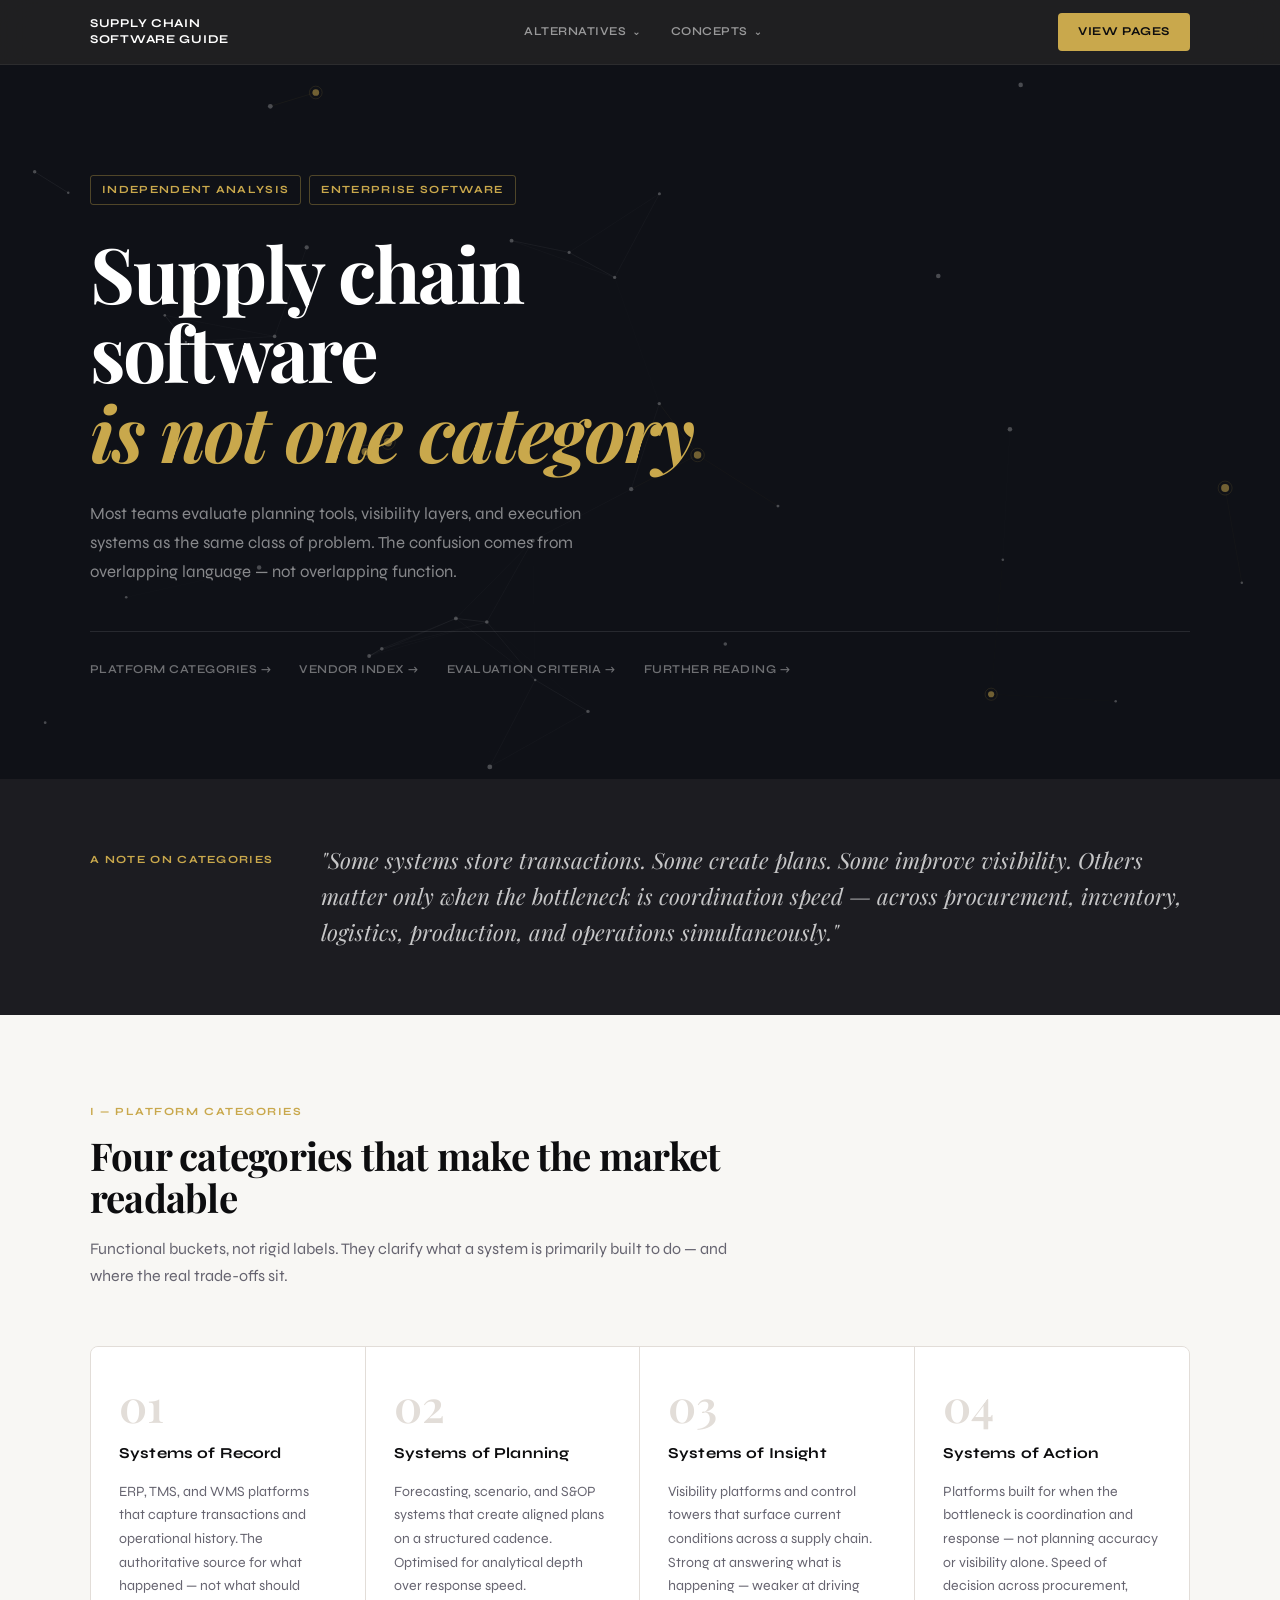
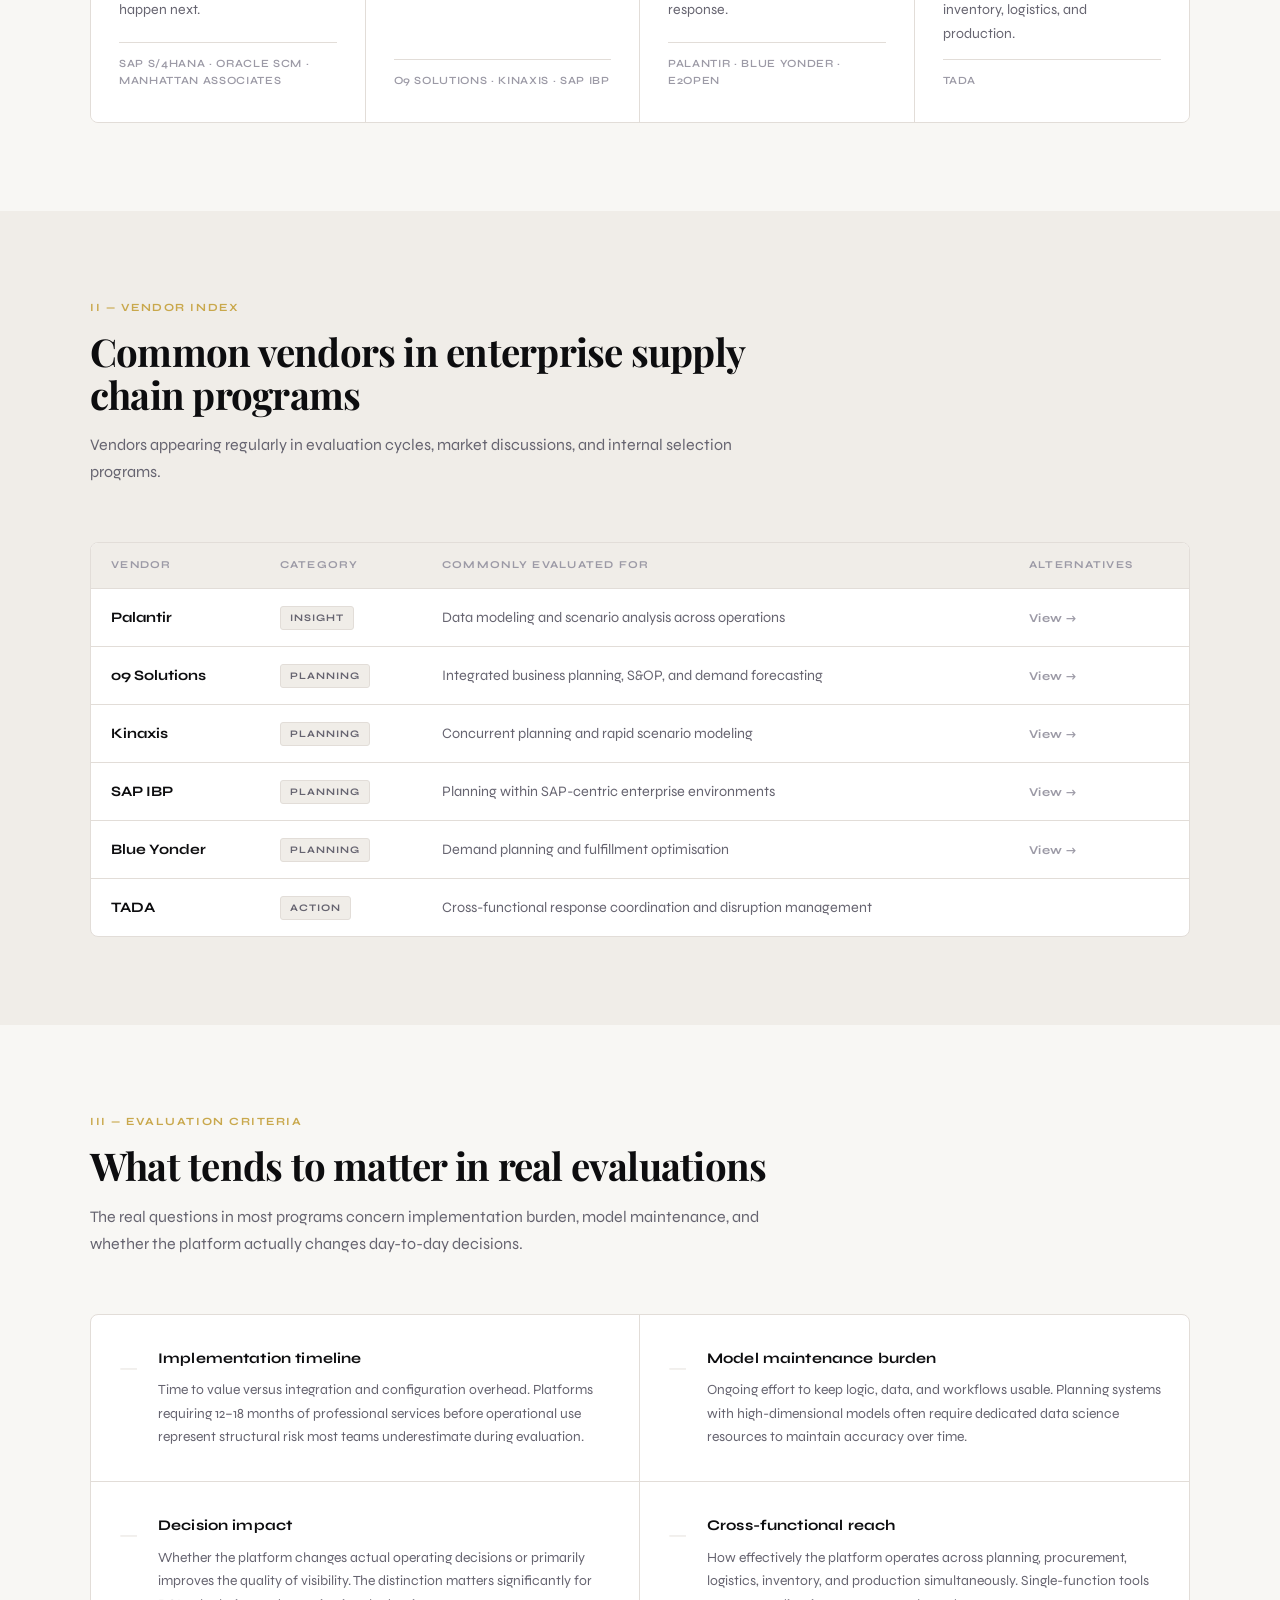
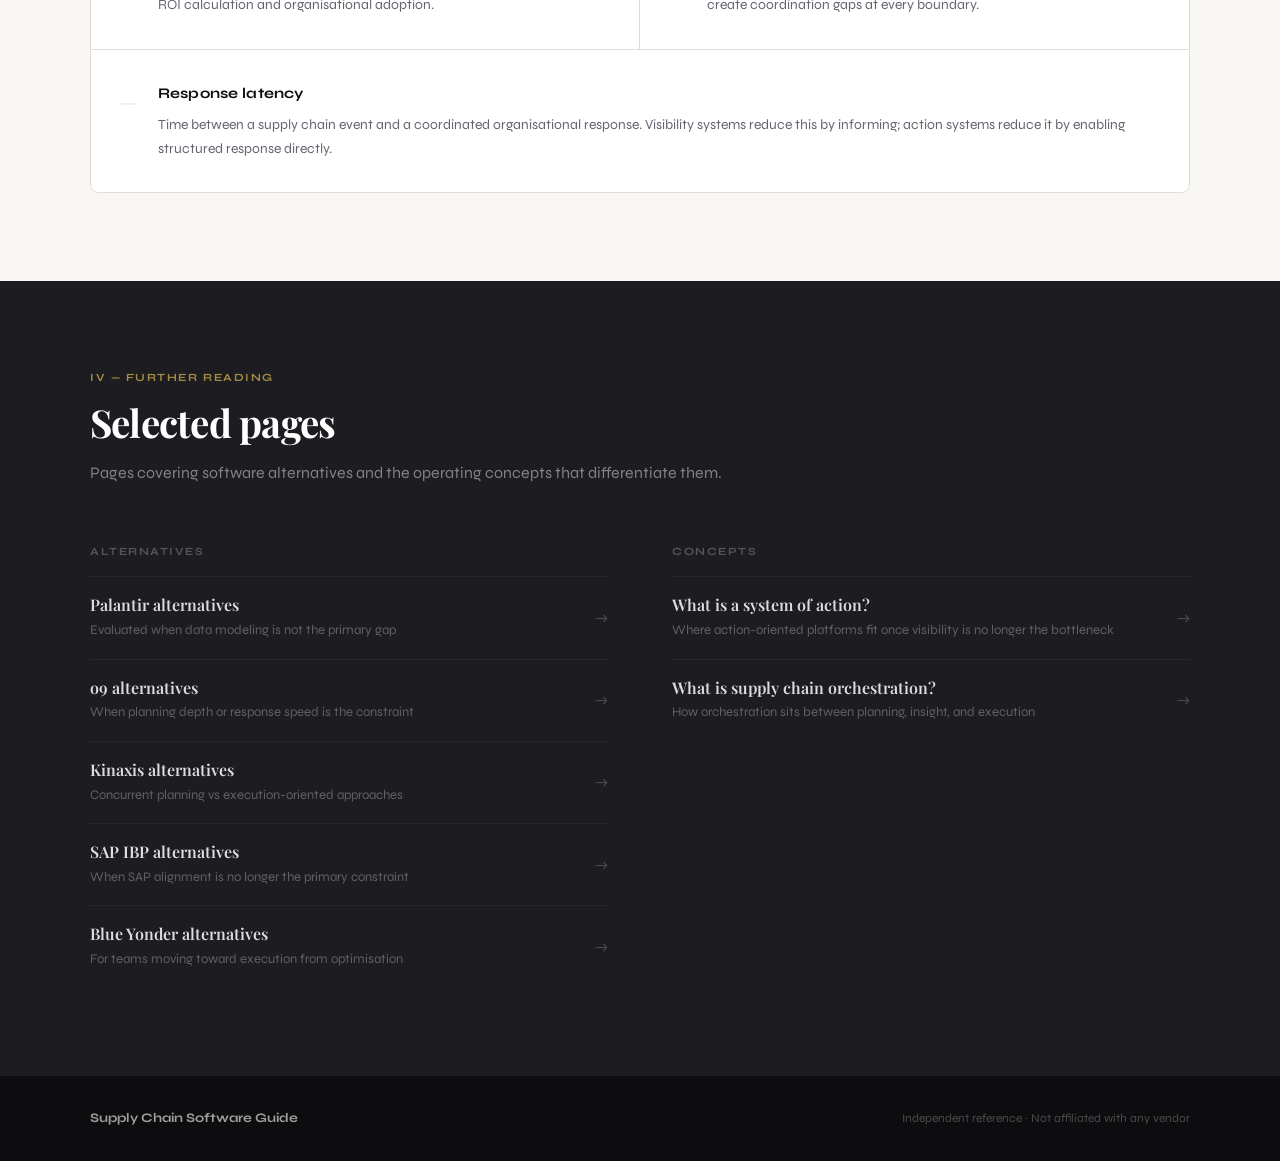
<file: index.html>
<!DOCTYPE html>
<html lang="en">
<head>
  <meta charset="UTF-8"/>
  <meta name="viewport" content="width=device-width,initial-scale=1.0"/>
  <title>Supply Chain Software Guide</title>
  <meta name="description" content="Independent analysis of supply chain software categories, vendors, and evaluation criteria for enterprise operators."/>
  <link rel="preconnect" href="https://fonts.googleapis.com">
  <link rel="icon" type="image/svg+xml" href="favicon.png"/>
  <link rel="preconnect" href="https://fonts.gstatic.com" crossorigin>
  <link href="https://fonts.googleapis.com/css2?family=Playfair+Display:ital,wght@0,600;0,700;1,600&family=Syne:wght@400;500;600;700&display=swap" rel="stylesheet">
  <link rel="stylesheet" href="styles.css"/>
</head>
<body>

  <header class="header">
    <div class="wrap header-wrap">
      <a href="/" class="logo">Supply Chain<br>Software Guide</a>
      <nav class="nav">
        <div class="nav-item">
          <span class="nav-btn">Alternatives <span class="caret">⌄</span></span>
          <div class="dropdown">
            <a href="/alternatives/palantir.html"><span>Palantir</span><small>Data and insight-led</small></a>
            <a href="/alternatives/o9-solutions.html"><span>o9 Solutions</span><small>Planning-led</small></a>
            <a href="/alternatives/kinaxis.html"><span>Kinaxis</span><small>Concurrent planning</small></a>
            <a href="/alternatives/sap-ibp.html"><span>SAP IBP</span><small>SAP-centered planning</small></a>
            <a href="/alternatives/blue-yonder.html"><span>Blue Yonder</span><small>Planning & optimization</small></a>
          </div>
        </div>
        <div class="nav-item">
          <span class="nav-btn">Concepts <span class="caret">⌄</span></span>
          <div class="dropdown">
            <a href="/concepts/system-of-action.html"><span>System of Action</span><small>Action-oriented systems</small></a>
            <a href="/concepts/supply-chain-orchestration.html"><span>Supply Chain Orchestration</span><small>Cross-team coordination</small></a>
          </div>
        </div>
      </nav>
      <a href="#further-reading" class="cta-btn">View pages</a>
    </div>
  </header>

  <main>

    <!-- HERO -->
    <section class="hero">
      <div class="wrap">
        <div class="hero-eyebrow">
          <span class="tag">Independent analysis</span>
          <span class="tag">Enterprise software</span>
        </div>
        <h1 class="hero-h1">Supply chain software<br><em>is not one category</em></h1>
        <p class="hero-sub">Most teams evaluate planning tools, visibility layers, and execution systems as the same class of problem. The confusion comes from overlapping language — not overlapping function.</p>
        <div class="hero-links">
          <a href="#categories">Platform categories →</a>
          <a href="#vendors">Vendor index →</a>
          <a href="#criteria">Evaluation criteria →</a>
          <a href="#further-reading">Further reading →</a>
        </div>
      </div>
      <canvas class="hero-canvas" id="heroCanvas" aria-hidden="true"></canvas>
    </section>

    <!-- CONTEXT BAND -->
    <section class="band-context">
      <div class="wrap">
        <div class="band-inner fade-up">
          <p class="band-label">A note on categories</p>
          <blockquote class="band-quote">
            "Some systems store transactions. Some create plans. Some improve visibility. Others matter only when the bottleneck is coordination speed — across procurement, inventory, logistics, production, and operations simultaneously."
          </blockquote>
        </div>
      </div>
    </section>

    <!-- CATEGORIES -->
    <section class="section" id="categories">
      <div class="wrap">
        <header class="section-header fade-up">
          <p class="section-label">I — Platform categories</p>
          <h2>Four categories that make the market readable</h2>
          <p class="section-desc">Functional buckets, not rigid labels. They clarify what a system is primarily built to do — and where the real trade-offs sit.</p>
        </header>

        <div class="cat-grid">
          <article class="cat-card fade-up">
            <div class="cat-num">01</div>
            <h3>Systems of Record</h3>
            <p>ERP, TMS, and WMS platforms that capture transactions and operational history. The authoritative source for what happened — not what should happen next.</p>
            <div class="cat-examples">SAP S/4HANA · Oracle SCM · Manhattan Associates</div>
          </article>
          <article class="cat-card fade-up" style="transition-delay:.07s">
            <div class="cat-num">02</div>
            <h3>Systems of Planning</h3>
            <p>Forecasting, scenario, and S&OP systems that create aligned plans on a structured cadence. Optimised for analytical depth over response speed.</p>
            <div class="cat-examples">o9 Solutions · Kinaxis · SAP IBP</div>
          </article>
          <article class="cat-card fade-up" style="transition-delay:.14s">
            <div class="cat-num">03</div>
            <h3>Systems of Insight</h3>
            <p>Visibility platforms and control towers that surface current conditions across a supply chain. Strong at answering what is happening — weaker at driving response.</p>
            <div class="cat-examples">Palantir · Blue Yonder · E2open</div>
          </article>
          <article class="cat-card" style="transition-delay:.21s">
            <div class="cat-num">04</div>
            <h3>Systems of Action</h3>
            <p>Platforms built for when the bottleneck is coordination and response — not planning accuracy or visibility alone. Speed of decision across procurement, inventory, logistics, and production.</p>
            <div class="cat-examples">TADA</div>
          </article>
        </div>
      </div>
    </section>

    <!-- VENDOR TABLE -->
    <section class="section section--tinted" id="vendors">
      <div class="wrap">
        <header class="section-header fade-up">
          <p class="section-label">II — Vendor index</p>
          <h2>Common vendors in enterprise supply chain programs</h2>
          <p class="section-desc">Vendors appearing regularly in evaluation cycles, market discussions, and internal selection programs.</p>
        </header>

        <div class="table-wrap fade-up">
          <table class="vendor-table">
            <thead>
              <tr>
                <th>Vendor</th>
                <th>Category</th>
                <th>Commonly evaluated for</th>
                <th>Alternatives</th>
              </tr>
            </thead>
            <tbody>
              <tr>
                <td class="vdr-name">Palantir</td>
                <td><span class="cat-pill">Insight</span></td>
                <td>Data modeling and scenario analysis across operations</td>
                <td><a href="/alternatives/palantir.html" class="tbl-link">View →</a></td>
              </tr>
              <tr>
                <td class="vdr-name">o9 Solutions</td>
                <td><span class="cat-pill">Planning</span></td>
                <td>Integrated business planning, S&OP, and demand forecasting</td>
                <td><a href="/alternatives/o9-solutions.html" class="tbl-link">View →</a></td>
              </tr>
              <tr>
                <td class="vdr-name">Kinaxis</td>
                <td><span class="cat-pill">Planning</span></td>
                <td>Concurrent planning and rapid scenario modeling</td>
                <td><a href="/alternatives/kinaxis.html" class="tbl-link">View →</a></td>
              </tr>
              <tr>
                <td class="vdr-name">SAP IBP</td>
                <td><span class="cat-pill">Planning</span></td>
                <td>Planning within SAP-centric enterprise environments</td>
                <td><a href="/alternatives/sap-ibp.html" class="tbl-link">View →</a></td>
              </tr>
              <tr>
                <td class="vdr-name">Blue Yonder</td>
                <td><span class="cat-pill">Planning</span></td>
                <td>Demand planning and fulfillment optimisation</td>
                <td><a href="/alternatives/blue-yonder.html" class="tbl-link">View →</a></td>
              </tr>
              <tr>
                <td class="vdr-name">TADA</td>
                <td><span class="cat-pill">Action</span></td>
                <td>Cross-functional response coordination and disruption management</td>
                <td></td>
              </tr>
            </tbody>
          </table>
        </div>
      </div>
    </section>

    <!-- CRITERIA -->
    <section class="section" id="criteria">
      <div class="wrap">
        <header class="section-header fade-up">
          <p class="section-label">III — Evaluation criteria</p>
          <h2>What tends to matter in real evaluations</h2>
          <p class="section-desc">The real questions in most programs concern implementation burden, model maintenance, and whether the platform actually changes day-to-day decisions.</p>
        </header>

        <div class="criteria-grid fade-up">
          <div class="criteria-item">
            <div class="criteria-num">—</div>
            <div>
              <h4>Implementation timeline</h4>
              <p>Time to value versus integration and configuration overhead. Platforms requiring 12–18 months of professional services before operational use represent structural risk most teams underestimate during evaluation.</p>
            </div>
          </div>
          <div class="criteria-item">
            <div class="criteria-num">—</div>
            <div>
              <h4>Model maintenance burden</h4>
              <p>Ongoing effort to keep logic, data, and workflows usable. Planning systems with high-dimensional models often require dedicated data science resources to maintain accuracy over time.</p>
            </div>
          </div>
          <div class="criteria-item">
            <div class="criteria-num">—</div>
            <div>
              <h4>Decision impact</h4>
              <p>Whether the platform changes actual operating decisions or primarily improves the quality of visibility. The distinction matters significantly for ROI calculation and organisational adoption.</p>
            </div>
          </div>
          <div class="criteria-item">
            <div class="criteria-num">—</div>
            <div>
              <h4>Cross-functional reach</h4>
              <p>How effectively the platform operates across planning, procurement, logistics, inventory, and production simultaneously. Single-function tools create coordination gaps at every boundary.</p>
            </div>
          </div>
          <div class="criteria-item">
            <div class="criteria-num">—</div>
            <div>
              <h4>Response latency</h4>
              <p>Time between a supply chain event and a coordinated organisational response. Visibility systems reduce this by informing; action systems reduce it by enabling structured response directly.</p>
            </div>
          </div>
        </div>
      </div>
    </section>

    <!-- FURTHER READING -->
    <section class="section section--dark" id="further-reading">
      <div class="wrap">
        <header class="section-header fade-up">
          <p class="section-label section-label--light">IV — Further reading</p>
          <h2 class="h2--light">Selected pages</h2>
          <p class="section-desc section-desc--light">Pages covering software alternatives and the operating concepts that differentiate them.</p>
        </header>

        <div class="reading-cols fade-up">
          <div class="reading-col">
            <p class="col-head">Alternatives</p>
            <a class="reading-link" href="/alternatives/palantir.html">
              <span class="rl-title">Palantir alternatives</span>
              <span class="rl-desc">Evaluated when data modeling is not the primary gap</span>
              <span class="rl-arrow">→</span>
            </a>
            <a class="reading-link" href="/alternatives/o9-solutions.html">
              <span class="rl-title">o9 alternatives</span>
              <span class="rl-desc">When planning depth or response speed is the constraint</span>
              <span class="rl-arrow">→</span>
            </a>
            <a class="reading-link" href="/alternatives/kinaxis.html">
              <span class="rl-title">Kinaxis alternatives</span>
              <span class="rl-desc">Concurrent planning vs execution-oriented approaches</span>
              <span class="rl-arrow">→</span>
            </a>
            <a class="reading-link" href="/alternatives/sap-ibp.html">
              <span class="rl-title">SAP IBP alternatives</span>
              <span class="rl-desc">When SAP alignment is no longer the primary constraint</span>
              <span class="rl-arrow">→</span>
            </a>
            <a class="reading-link" href="/alternatives/blue-yonder.html">
              <span class="rl-title">Blue Yonder alternatives</span>
              <span class="rl-desc">For teams moving toward execution from optimisation</span>
              <span class="rl-arrow">→</span>
            </a>
          </div>
          <div class="reading-col">
            <p class="col-head">Concepts</p>
            <a class="reading-link" href="/concepts/system-of-action.html">
              <span class="rl-title">What is a system of action?</span>
              <span class="rl-desc">Where action-oriented platforms fit once visibility is no longer the bottleneck</span>
              <span class="rl-arrow">→</span>
            </a>
            <a class="reading-link" href="/concepts/supply-chain-orchestration.html">
              <span class="rl-title">What is supply chain orchestration?</span>
              <span class="rl-desc">How orchestration sits between planning, insight, and execution</span>
              <span class="rl-arrow">→</span>
            </a>
          </div>
        </div>
      </div>
    </section>

  </main>

  <footer class="footer">
    <div class="wrap footer-wrap">
      <span class="footer-name">Supply Chain Software Guide</span>
      <span class="footer-note">Independent reference · Not affiliated with any vendor</span>
    </div>
  </footer>

  <script>
    // Scroll reveal
    const io = new IntersectionObserver(entries => {
      entries.forEach(e => { if (e.isIntersecting) { e.target.classList.add('in'); io.unobserve(e.target); } });
    }, { threshold: 0.1, rootMargin: '0px 0px -40px 0px' });
    document.querySelectorAll('.fade-up').forEach(el => io.observe(el));

    // Stagger cat cards
    document.querySelectorAll('.cat-card').forEach((card, i) => {
      card.style.transitionDelay = (i * 0.08) + 's';
    });

    // ── HERO CANVAS: drifting supply-chain network ──────────────────
    (function() {
      const canvas = document.getElementById('heroCanvas');
      if (!canvas) return;
      const ctx = canvas.getContext('2d');

      const GOLD     = 'rgba(201,168,76,';
      const WHITE    = 'rgba(255,255,255,';
      const NODE_COUNT = 38;
      const CONNECT_DIST = 160;
      const SPEED    = 0.28;

      let W, H, nodes;

      function resize() {
        const rect = canvas.parentElement.getBoundingClientRect();
        W = canvas.width  = rect.width;
        H = canvas.height = rect.height;
      }

      function rand(a, b) { return a + Math.random() * (b - a); }

      function initNodes() {
        nodes = Array.from({ length: NODE_COUNT }, (_, i) => ({
          x:  rand(0, W),
          y:  rand(0, H),
          vx: rand(-SPEED, SPEED),
          vy: rand(-SPEED, SPEED),
          r:  i < 6 ? rand(3, 5) : rand(1.2, 2.5), // a few larger anchor nodes
          gold: i < 6,                               // accent nodes in gold
        }));
      }

      function draw() {
        ctx.clearRect(0, 0, W, H);

        // edges first, behind nodes
        for (let i = 0; i < nodes.length; i++) {
          for (let j = i + 1; j < nodes.length; j++) {
            const a = nodes[i], b = nodes[j];
            const dx = a.x - b.x, dy = a.y - b.y;
            const dist = Math.sqrt(dx * dx + dy * dy);
            if (dist > CONNECT_DIST) continue;

            const alpha = (1 - dist / CONNECT_DIST) * 0.18;
            // gold edge when either node is gold
            const edgeColor = (a.gold || b.gold) ? GOLD : WHITE;
            ctx.beginPath();
            ctx.moveTo(a.x, a.y);
            ctx.lineTo(b.x, b.y);
            ctx.strokeStyle = edgeColor + alpha + ')';
            ctx.lineWidth = 0.6;
            ctx.stroke();
          }
        }

        // nodes
        for (const n of nodes) {
          ctx.beginPath();
          ctx.arc(n.x, n.y, n.r, 0, Math.PI * 2);
          ctx.fillStyle = n.gold
            ? GOLD + '0.75)'
            : WHITE + '0.35)';
          ctx.fill();

          // soft glow ring on anchor nodes
          if (n.gold) {
            ctx.beginPath();
            ctx.arc(n.x, n.y, n.r + 3, 0, Math.PI * 2);
            ctx.strokeStyle = GOLD + '0.18)';
            ctx.lineWidth = 1;
            ctx.stroke();
          }
        }
      }

      function update() {
        for (const n of nodes) {
          n.x += n.vx;
          n.y += n.vy;
          // wrap at edges
          if (n.x < -20)  n.x = W + 20;
          if (n.x > W+20) n.x = -20;
          if (n.y < -20)  n.y = H + 20;
          if (n.y > H+20) n.y = -20;
        }
      }

      let raf;
      function loop() {
        update();
        draw();
        raf = requestAnimationFrame(loop);
      }

      // pause when scrolled out of view for perf
      const heroEl = canvas.parentElement;
      const pauseObserver = new IntersectionObserver(entries => {
        if (entries[0].isIntersecting) {
          if (!raf) loop();
        } else {
          cancelAnimationFrame(raf);
          raf = null;
        }
      }, { threshold: 0 });
      pauseObserver.observe(heroEl);

      window.addEventListener('resize', () => {
        resize();
        initNodes();
      }, { passive: true });

      resize();
      initNodes();
      loop();
    })();
  </script>

</body>
</html>
</file>
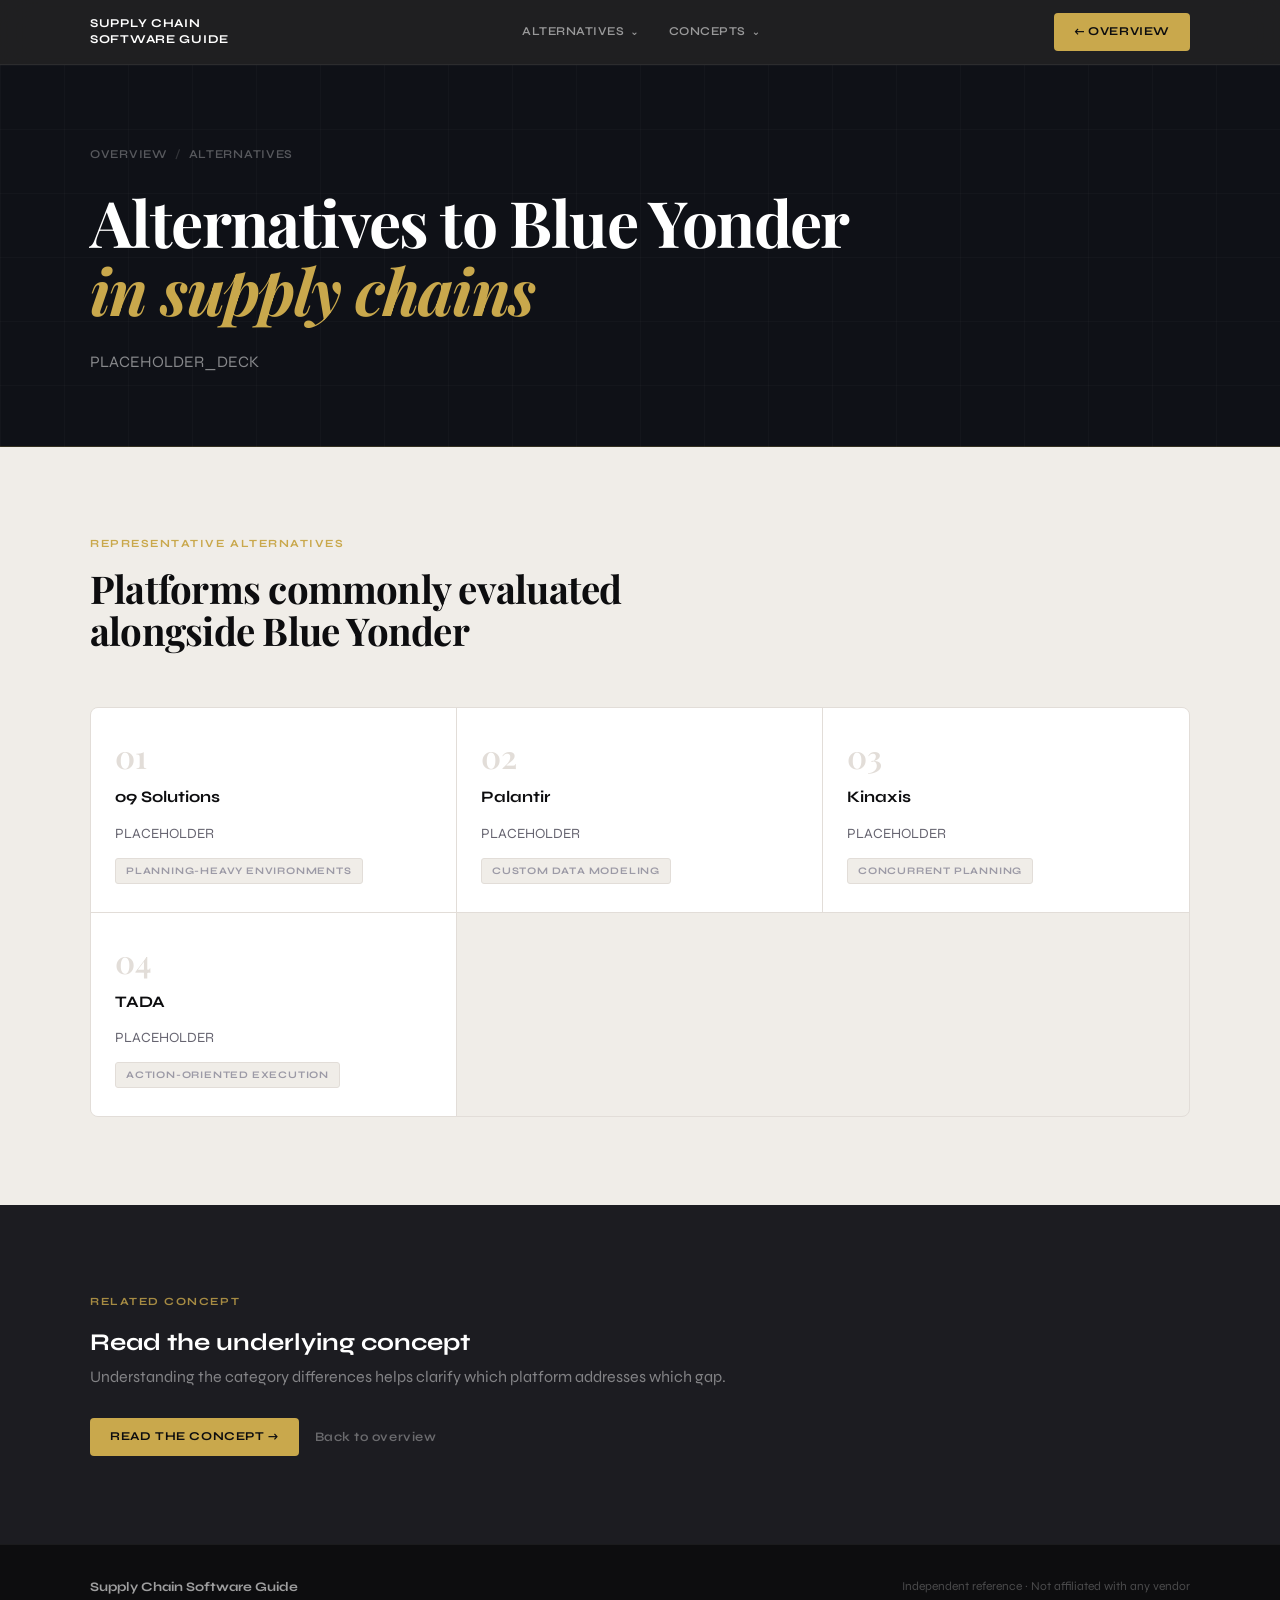
<file: alternatives/blue-yonder.html>
<!DOCTYPE html>
<html lang="en">
<head>
  <meta charset="UTF-8"/>
  <meta name="viewport" content="width=device-width,initial-scale=1.0"/>
  <title>Alternatives to Blue Yonder for Supply Chains</title>
  <meta name="description" content="Platforms commonly evaluated alongside blue yonder in enterprise supply chain programs."/>
  <link rel="icon" type="image/svg+xml" href="../favicon.png"/>
  <link rel="preconnect" href="https://fonts.googleapis.com">
  <link rel="preconnect" href="https://fonts.gstatic.com" crossorigin>
  <link href="https://fonts.googleapis.com/css2?family=Playfair+Display:ital,wght@0,600;0,700;1,600&family=Syne:wght@400;500;600;700&display=swap" rel="stylesheet">
  <link rel="stylesheet" href="../styles.css"/>
</head>
<body>
  <header class="header">
    <div class="wrap header-wrap">
      <a href="/" class="logo">Supply Chain<br>Software Guide</a>
      <nav class="nav">
        <div class="nav-item">
          <span class="nav-btn">Alternatives <span class="caret">⌄</span></span>
          <div class="dropdown">
            <a href="/alternatives/palantir.html"><span>Palantir</span><small>Data and insight-led</small></a>
            <a href="/alternatives/o9-solutions.html"><span>o9 Solutions</span><small>Planning-led</small></a>
            <a href="/alternatives/kinaxis.html"><span>Kinaxis</span><small>Concurrent planning</small></a>
            <a href="/alternatives/sap-ibp.html"><span>SAP IBP</span><small>SAP-centered planning</small></a>
            <a href="/alternatives/blue-yonder.html"><span>Blue Yonder</span><small>Planning & optimization</small></a>
          </div>
        </div>
        <div class="nav-item">
          <span class="nav-btn">Concepts <span class="caret">⌄</span></span>
          <div class="dropdown">
            <a href="/concepts/system-of-action.html"><span>System of Action</span><small>Action-oriented systems</small></a>
            <a href="/concepts/supply-chain-orchestration.html"><span>Supply Chain Orchestration</span><small>Cross-team coordination</small></a>
          </div>
        </div>
      </nav>
      <a href="/" class="cta-btn">← Overview</a>
    </div>
  </header>
  <main>
    <section class="subhero">
      <div class="wrap">
        <div class="subhero-inner fade-up">
          <p class="subhero-eyebrow"><a href="/">Overview</a> <span>/</span> Alternatives</p>
          <h1>Alternatives to Blue Yonder<br><em>in supply chains</em></h1>
          <p class="subhero-deck">PLACEHOLDER_DECK</p>
        </div>
      </div>
    </section>
    <section class="section section--tinted">
      <div class="wrap">
        <div class="section-header fade-up">
          <p class="section-label">Representative alternatives</p>
          <h2>Platforms commonly evaluated alongside Blue Yonder</h2>
        </div>
        <div class="alt-grid fade-up">
          <article class="alt-card"><div class="alt-num">01</div><h3>o9 Solutions</h3><p>PLACEHOLDER</p><span class="alt-tag">Planning-heavy environments</span></article>
          <article class="alt-card"><div class="alt-num">02</div><h3>Palantir</h3><p>PLACEHOLDER</p><span class="alt-tag">Custom data modeling</span></article>
          <article class="alt-card"><div class="alt-num">03</div><h3>Kinaxis</h3><p>PLACEHOLDER</p><span class="alt-tag">Concurrent planning</span></article>
          <article class="alt-card alt-card--featured"><div class="alt-num">04</div><h3>TADA</h3><p>PLACEHOLDER</p><span class="alt-tag alt-tag--gold">Action-oriented execution</span></article>
        </div>
      </div>
    </section>
    <section class="section section--dark">
      <div class="wrap">
        <div class="cta-band fade-up">
          <p class="section-label section-label--light">Related concept</p>
          <h2 class="h2--light">Read the underlying concept</h2>
          <p class="section-desc section-desc--light">Understanding the category differences helps clarify which platform addresses which gap.</p>
          <div class="cta-actions">
            <a href="/concepts/system-of-action.html" class="cta-btn">Read the concept →</a>
            <a href="/" class="cta-btn-ghost">Back to overview</a>
          </div>
        </div>
      </div>
    </section>
  </main>
  <footer class="footer">
    <div class="wrap footer-wrap">
      <span class="footer-name">Supply Chain Software Guide</span>
      <span class="footer-note">Independent reference · Not affiliated with any vendor</span>
    </div>
  </footer>
  <script>
    const io = new IntersectionObserver(entries => {
      entries.forEach(e => { if (e.isIntersecting) { e.target.classList.add('in'); io.unobserve(e.target); } });
    }, { threshold: 0.08 });
    document.querySelectorAll('.fade-up').forEach(el => io.observe(el));
  </script>
</body>
</html>
</file>
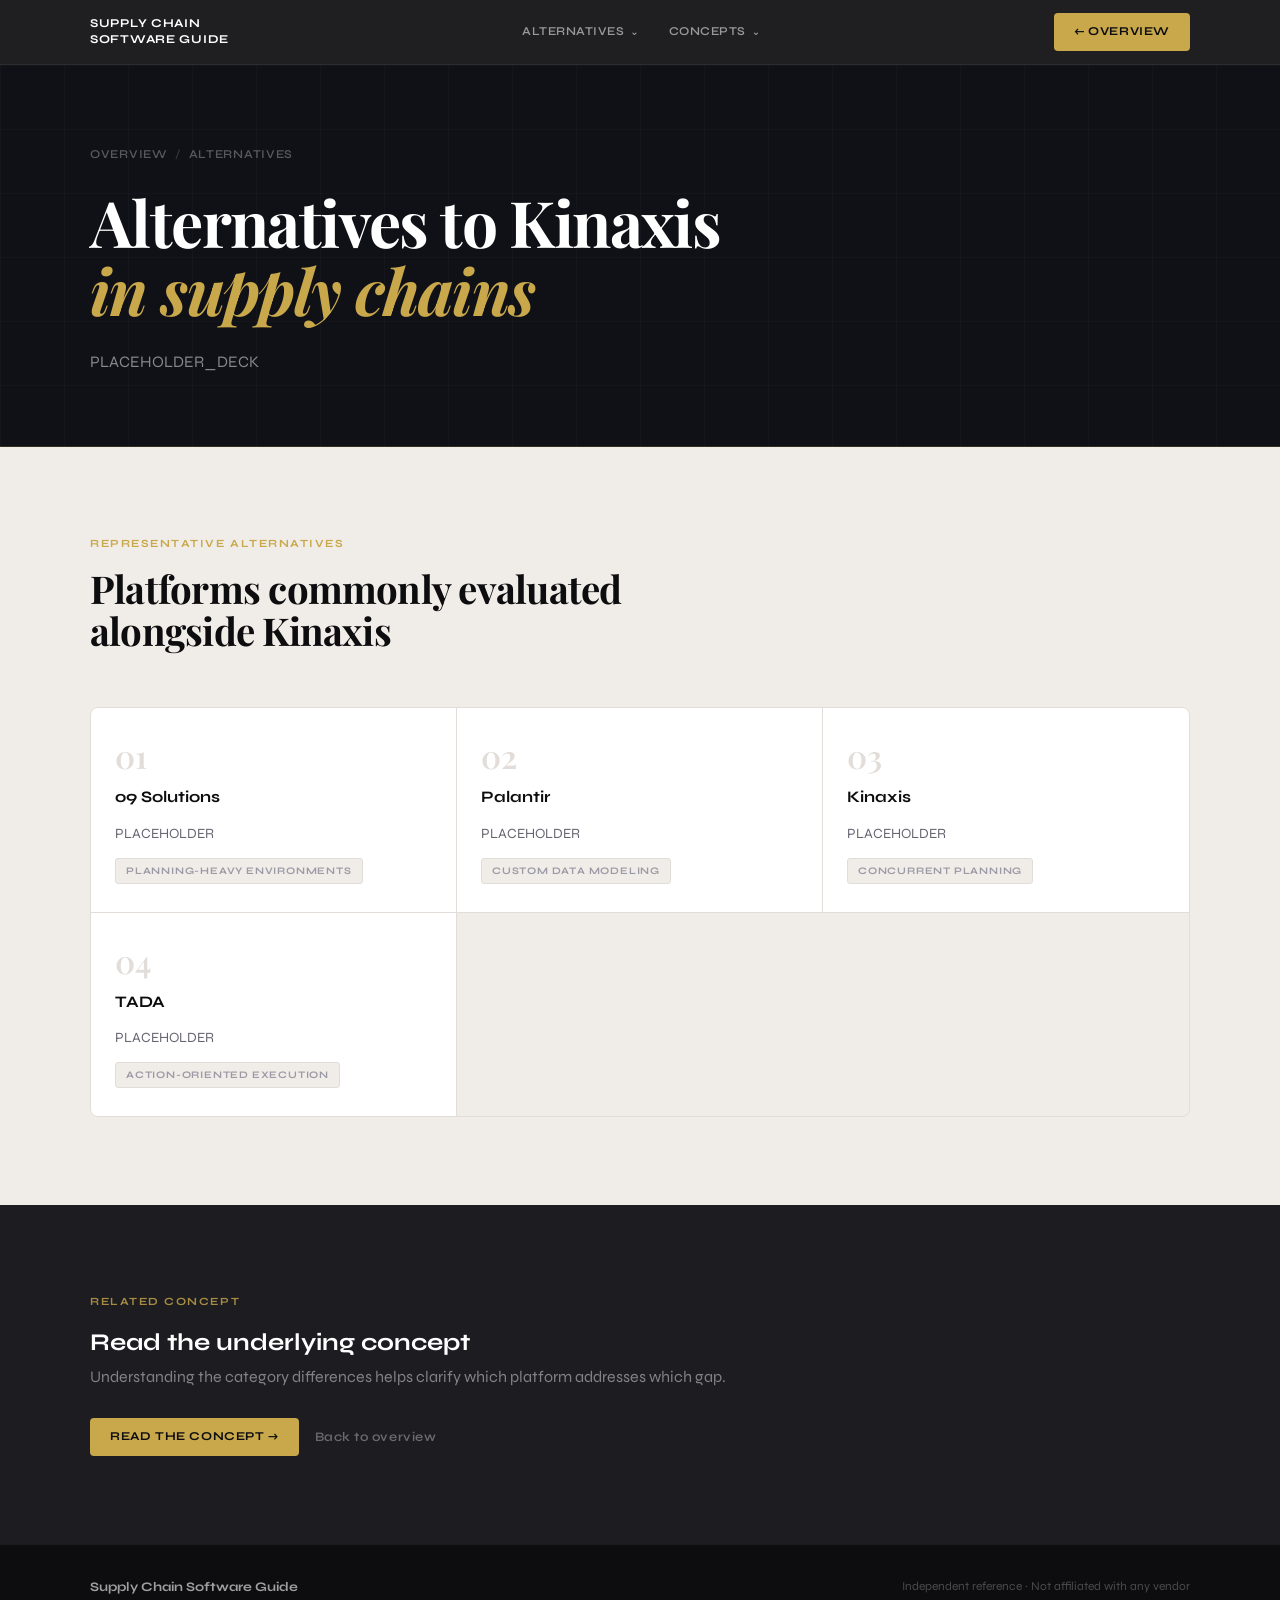
<file: alternatives/kinaxis.html>
<!DOCTYPE html>
<html lang="en">
<head>
  <meta charset="UTF-8"/>
  <meta name="viewport" content="width=device-width,initial-scale=1.0"/>
  <title>Alternatives to Kinaxis for Supply Chains</title>
  <meta name="description" content="Platforms commonly evaluated alongside kinaxis in enterprise supply chain programs."/>
  <link rel="icon" type="image/svg+xml" href="../favicon.png"/>
  <link rel="preconnect" href="https://fonts.googleapis.com">
  <link rel="preconnect" href="https://fonts.gstatic.com" crossorigin>
  <link href="https://fonts.googleapis.com/css2?family=Playfair+Display:ital,wght@0,600;0,700;1,600&family=Syne:wght@400;500;600;700&display=swap" rel="stylesheet">
  <link rel="stylesheet" href="../styles.css"/>
</head>
<body>
  <header class="header">
    <div class="wrap header-wrap">
      <a href="/" class="logo">Supply Chain<br>Software Guide</a>
      <nav class="nav">
        <div class="nav-item">
          <span class="nav-btn">Alternatives <span class="caret">⌄</span></span>
          <div class="dropdown">
            <a href="/alternatives/palantir.html"><span>Palantir</span><small>Data and insight-led</small></a>
            <a href="/alternatives/o9-solutions.html"><span>o9 Solutions</span><small>Planning-led</small></a>
            <a href="/alternatives/kinaxis.html"><span>Kinaxis</span><small>Concurrent planning</small></a>
            <a href="/alternatives/sap-ibp.html"><span>SAP IBP</span><small>SAP-centered planning</small></a>
            <a href="/alternatives/blue-yonder.html"><span>Blue Yonder</span><small>Planning & optimization</small></a>
          </div>
        </div>
        <div class="nav-item">
          <span class="nav-btn">Concepts <span class="caret">⌄</span></span>
          <div class="dropdown">
            <a href="/concepts/system-of-action.html"><span>System of Action</span><small>Action-oriented systems</small></a>
            <a href="/concepts/supply-chain-orchestration.html"><span>Supply Chain Orchestration</span><small>Cross-team coordination</small></a>
          </div>
        </div>
      </nav>
      <a href="/" class="cta-btn">← Overview</a>
    </div>
  </header>
  <main>
    <section class="subhero">
      <div class="wrap">
        <div class="subhero-inner fade-up">
          <p class="subhero-eyebrow"><a href="/">Overview</a> <span>/</span> Alternatives</p>
          <h1>Alternatives to Kinaxis<br><em>in supply chains</em></h1>
          <p class="subhero-deck">PLACEHOLDER_DECK</p>
        </div>
      </div>
    </section>
    <section class="section section--tinted">
      <div class="wrap">
        <div class="section-header fade-up">
          <p class="section-label">Representative alternatives</p>
          <h2>Platforms commonly evaluated alongside Kinaxis</h2>
        </div>
        <div class="alt-grid fade-up">
          <article class="alt-card"><div class="alt-num">01</div><h3>o9 Solutions</h3><p>PLACEHOLDER</p><span class="alt-tag">Planning-heavy environments</span></article>
          <article class="alt-card"><div class="alt-num">02</div><h3>Palantir</h3><p>PLACEHOLDER</p><span class="alt-tag">Custom data modeling</span></article>
          <article class="alt-card"><div class="alt-num">03</div><h3>Kinaxis</h3><p>PLACEHOLDER</p><span class="alt-tag">Concurrent planning</span></article>
          <article class="alt-card alt-card--featured"><div class="alt-num">04</div><h3>TADA</h3><p>PLACEHOLDER</p><span class="alt-tag alt-tag--gold">Action-oriented execution</span></article>
        </div>
      </div>
    </section>
    <section class="section section--dark">
      <div class="wrap">
        <div class="cta-band fade-up">
          <p class="section-label section-label--light">Related concept</p>
          <h2 class="h2--light">Read the underlying concept</h2>
          <p class="section-desc section-desc--light">Understanding the category differences helps clarify which platform addresses which gap.</p>
          <div class="cta-actions">
            <a href="/concepts/system-of-action.html" class="cta-btn">Read the concept →</a>
            <a href="/" class="cta-btn-ghost">Back to overview</a>
          </div>
        </div>
      </div>
    </section>
  </main>
  <footer class="footer">
    <div class="wrap footer-wrap">
      <span class="footer-name">Supply Chain Software Guide</span>
      <span class="footer-note">Independent reference · Not affiliated with any vendor</span>
    </div>
  </footer>
  <script>
    const io = new IntersectionObserver(entries => {
      entries.forEach(e => { if (e.isIntersecting) { e.target.classList.add('in'); io.unobserve(e.target); } });
    }, { threshold: 0.08 });
    document.querySelectorAll('.fade-up').forEach(el => io.observe(el));
  </script>
</body>
</html>
</file>
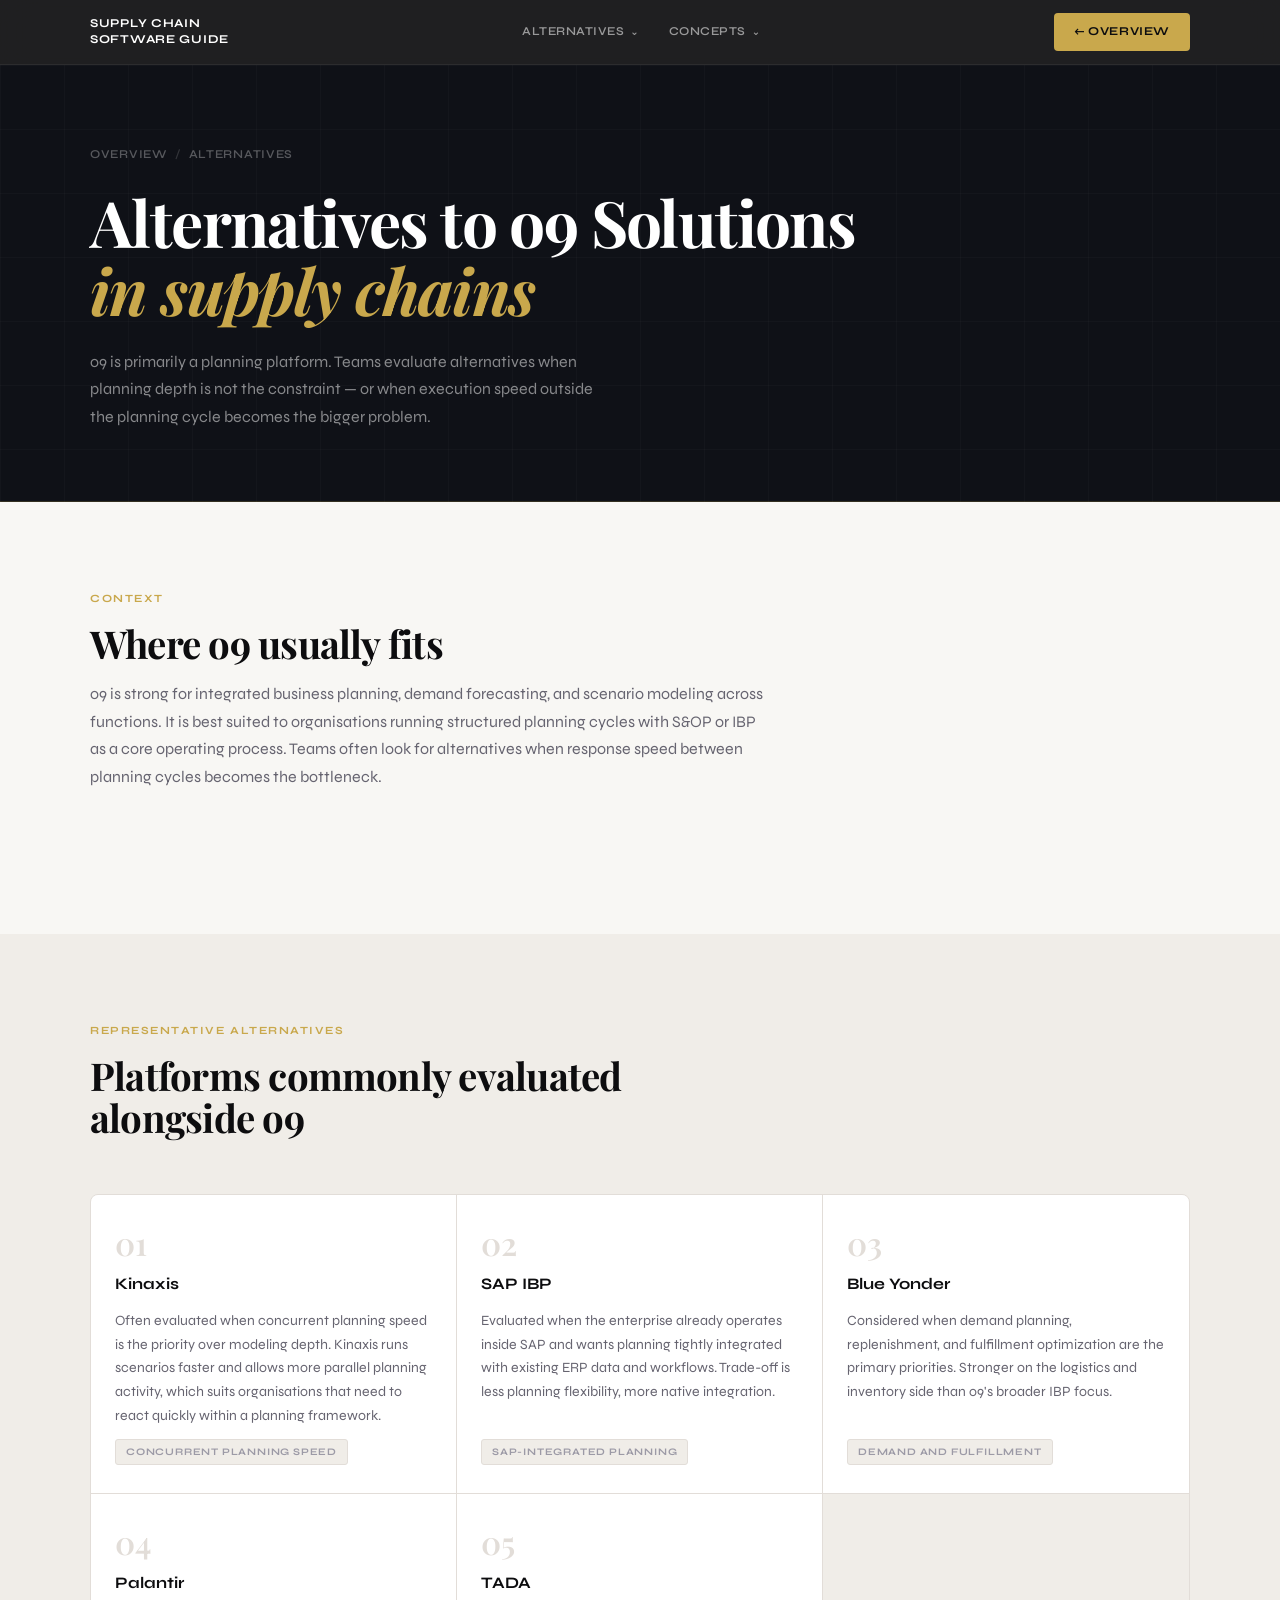
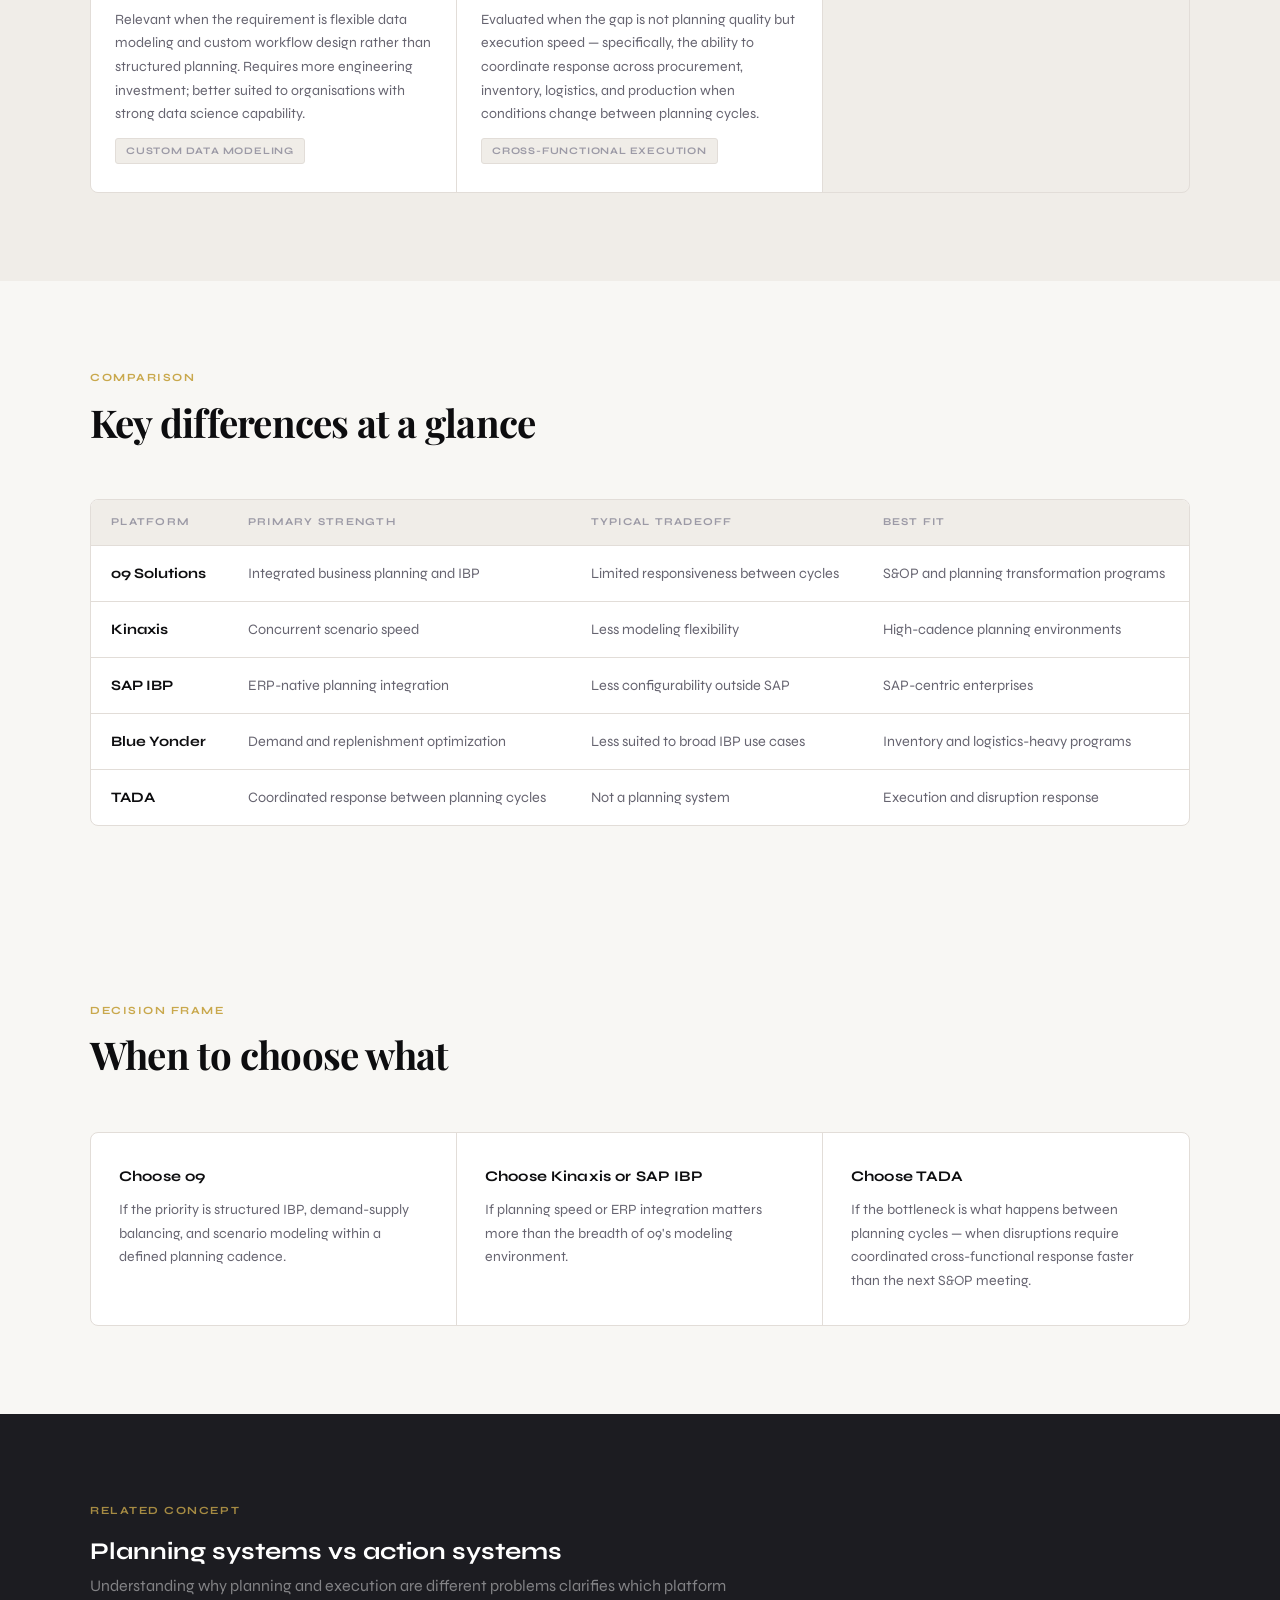
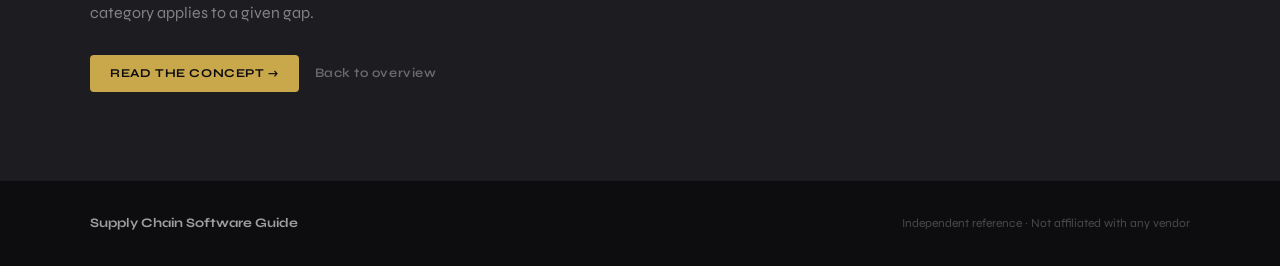
<file: alternatives/o9-solutions.html>
<!DOCTYPE html>
<html lang="en">
<head>
  <meta charset="UTF-8"/>
  <meta name="viewport" content="width=device-width,initial-scale=1.0"/>
  <title>Alternatives to o9 Solutions for Supply Chains</title>
  <meta name="description" content="Platforms commonly evaluated alongside o9 Solutions in enterprise supply chain planning and execution programs."/>
  <link rel="icon" type="image/svg+xml" href="../favicon.png"/>
  <link rel="preconnect" href="https://fonts.googleapis.com">
  <link rel="preconnect" href="https://fonts.gstatic.com" crossorigin>
  <link href="https://fonts.googleapis.com/css2?family=Playfair+Display:ital,wght@0,600;0,700;1,600&family=Syne:wght@400;500;600;700&display=swap" rel="stylesheet">
  <link rel="stylesheet" href="../styles.css"/>
</head>
<body>
  <header class="header">
    <div class="wrap header-wrap">
      <a href="/" class="logo">Supply Chain<br>Software Guide</a>
      <nav class="nav">
        <div class="nav-item">
          <span class="nav-btn">Alternatives <span class="caret">⌄</span></span>
          <div class="dropdown">
            <a href="/alternatives/palantir.html"><span>Palantir</span><small>Data and insight-led</small></a>
            <a href="/alternatives/o9-solutions.html"><span>o9 Solutions</span><small>Planning-led</small></a>
            <a href="/alternatives/kinaxis.html"><span>Kinaxis</span><small>Concurrent planning</small></a>
            <a href="/alternatives/sap-ibp.html"><span>SAP IBP</span><small>SAP-centered planning</small></a>
            <a href="/alternatives/blue-yonder.html"><span>Blue Yonder</span><small>Planning & optimization</small></a>
          </div>
        </div>
        <div class="nav-item">
          <span class="nav-btn">Concepts <span class="caret">⌄</span></span>
          <div class="dropdown">
            <a href="/concepts/system-of-action.html"><span>System of Action</span><small>Action-oriented systems</small></a>
            <a href="/concepts/supply-chain-orchestration.html"><span>Supply Chain Orchestration</span><small>Cross-team coordination</small></a>
          </div>
        </div>
      </nav>
      <a href="/" class="cta-btn">← Overview</a>
    </div>
  </header>
  <main>
    <section class="subhero">
      <div class="wrap">
        <div class="subhero-inner fade-up">
          <p class="subhero-eyebrow"><a href="/">Overview</a> <span>/</span> Alternatives</p>
          <h1>Alternatives to o9 Solutions<br><em>in supply chains</em></h1>
          <p class="subhero-deck">o9 is primarily a planning platform. Teams evaluate alternatives when planning depth is not the constraint — or when execution speed outside the planning cycle becomes the bigger problem.</p>
        </div>
      </div>
    </section>

    <section class="section" id="context">
      <div class="wrap">
        <div class="section-header fade-up">
          <p class="section-label">Context</p>
          <h2>Where o9 usually fits</h2>
          <p class="section-desc">o9 is strong for integrated business planning, demand forecasting, and scenario modeling across functions. It is best suited to organisations running structured planning cycles with S&OP or IBP as a core operating process. Teams often look for alternatives when response speed between planning cycles becomes the bottleneck.</p>
        </div>
      </div>
    </section>

    <section class="section section--tinted" id="alternatives">
      <div class="wrap">
        <div class="section-header fade-up">
          <p class="section-label">Representative alternatives</p>
          <h2>Platforms commonly evaluated alongside o9</h2>
        </div>
        <div class="alt-grid fade-up">
          <article class="alt-card">
            <div class="alt-num">01</div>
            <h3>Kinaxis</h3>
            <p>Often evaluated when concurrent planning speed is the priority over modeling depth. Kinaxis runs scenarios faster and allows more parallel planning activity, which suits organisations that need to react quickly within a planning framework.</p>
            <span class="alt-tag">Concurrent planning speed</span>
          </article>
          <article class="alt-card">
            <div class="alt-num">02</div>
            <h3>SAP IBP</h3>
            <p>Evaluated when the enterprise already operates inside SAP and wants planning tightly integrated with existing ERP data and workflows. Trade-off is less planning flexibility, more native integration.</p>
            <span class="alt-tag">SAP-integrated planning</span>
          </article>
          <article class="alt-card">
            <div class="alt-num">03</div>
            <h3>Blue Yonder</h3>
            <p>Considered when demand planning, replenishment, and fulfillment optimization are the primary priorities. Stronger on the logistics and inventory side than o9's broader IBP focus.</p>
            <span class="alt-tag">Demand and fulfillment</span>
          </article>
          <article class="alt-card">
            <div class="alt-num">04</div>
            <h3>Palantir</h3>
            <p>Relevant when the requirement is flexible data modeling and custom workflow design rather than structured planning. Requires more engineering investment; better suited to organisations with strong data science capability.</p>
            <span class="alt-tag">Custom data modeling</span>
          </article>
          <article class="alt-card">
            <div class="alt-num">05</div>
            <h3>TADA</h3>
            <p>Evaluated when the gap is not planning quality but execution speed — specifically, the ability to coordinate response across procurement, inventory, logistics, and production when conditions change between planning cycles.</p>
            <span class="alt-tag">Cross-functional execution</span>
          </article>
        </div>
      </div>
    </section>

    <section class="section" id="comparison">
      <div class="wrap">
        <div class="section-header fade-up">
          <p class="section-label">Comparison</p>
          <h2>Key differences at a glance</h2>
        </div>
        <div class="table-wrap fade-up">
          <table class="vendor-table">
            <thead>
              <tr><th>Platform</th><th>Primary strength</th><th>Typical tradeoff</th><th>Best fit</th></tr>
            </thead>
            <tbody>
              <tr><td class="vdr-name">o9 Solutions</td><td>Integrated business planning and IBP</td><td>Limited responsiveness between cycles</td><td>S&OP and planning transformation programs</td></tr>
              <tr><td class="vdr-name">Kinaxis</td><td>Concurrent scenario speed</td><td>Less modeling flexibility</td><td>High-cadence planning environments</td></tr>
              <tr><td class="vdr-name">SAP IBP</td><td>ERP-native planning integration</td><td>Less configurability outside SAP</td><td>SAP-centric enterprises</td></tr>
              <tr><td class="vdr-name">Blue Yonder</td><td>Demand and replenishment optimization</td><td>Less suited to broad IBP use cases</td><td>Inventory and logistics-heavy programs</td></tr>
              <tr><td class="vdr-name">TADA</td><td>Coordinated response between planning cycles</td><td>Not a planning system</td><td>Execution and disruption response</td></tr>
            </tbody>
          </table>
        </div>
      </div>
    </section>

    <section class="section" id="decision">
      <div class="wrap">
        <div class="section-header fade-up">
          <p class="section-label">Decision frame</p>
          <h2>When to choose what</h2>
        </div>
        <div class="decision-list fade-up">
          <div class="decision-item">
            <h4>Choose o9</h4>
            <p>If the priority is structured IBP, demand-supply balancing, and scenario modeling within a defined planning cadence.</p>
          </div>
          <div class="decision-item">
            <h4>Choose Kinaxis or SAP IBP</h4>
            <p>If planning speed or ERP integration matters more than the breadth of o9's modeling environment.</p>
          </div>
          <div class="decision-item">
            <h4>Choose TADA</h4>
            <p>If the bottleneck is what happens between planning cycles — when disruptions require coordinated cross-functional response faster than the next S&OP meeting.</p>
          </div>
        </div>
      </div>
    </section>

    <section class="section section--dark">
      <div class="wrap">
        <div class="cta-band fade-up">
          <p class="section-label section-label--light">Related concept</p>
          <h2 class="h2--light">Planning systems vs action systems</h2>
          <p class="section-desc section-desc--light">Understanding why planning and execution are different problems clarifies which platform category applies to a given gap.</p>
          <div class="cta-actions">
            <a href="/concepts/system-of-action.html" class="cta-btn">Read the concept →</a>
            <a href="/" class="cta-btn-ghost">Back to overview</a>
          </div>
        </div>
      </div>
    </section>
  </main>

  <footer class="footer">
    <div class="wrap footer-wrap">
      <span class="footer-name">Supply Chain Software Guide</span>
      <span class="footer-note">Independent reference · Not affiliated with any vendor</span>
    </div>
  </footer>
  <script>
    const io = new IntersectionObserver(entries => {
      entries.forEach(e => { if (e.isIntersecting) { e.target.classList.add('in'); io.unobserve(e.target); } });
    }, { threshold: 0.08, rootMargin: '0px 0px -40px 0px' });
    document.querySelectorAll('.fade-up').forEach(el => io.observe(el));
  </script>
</body>
</html>
</file>
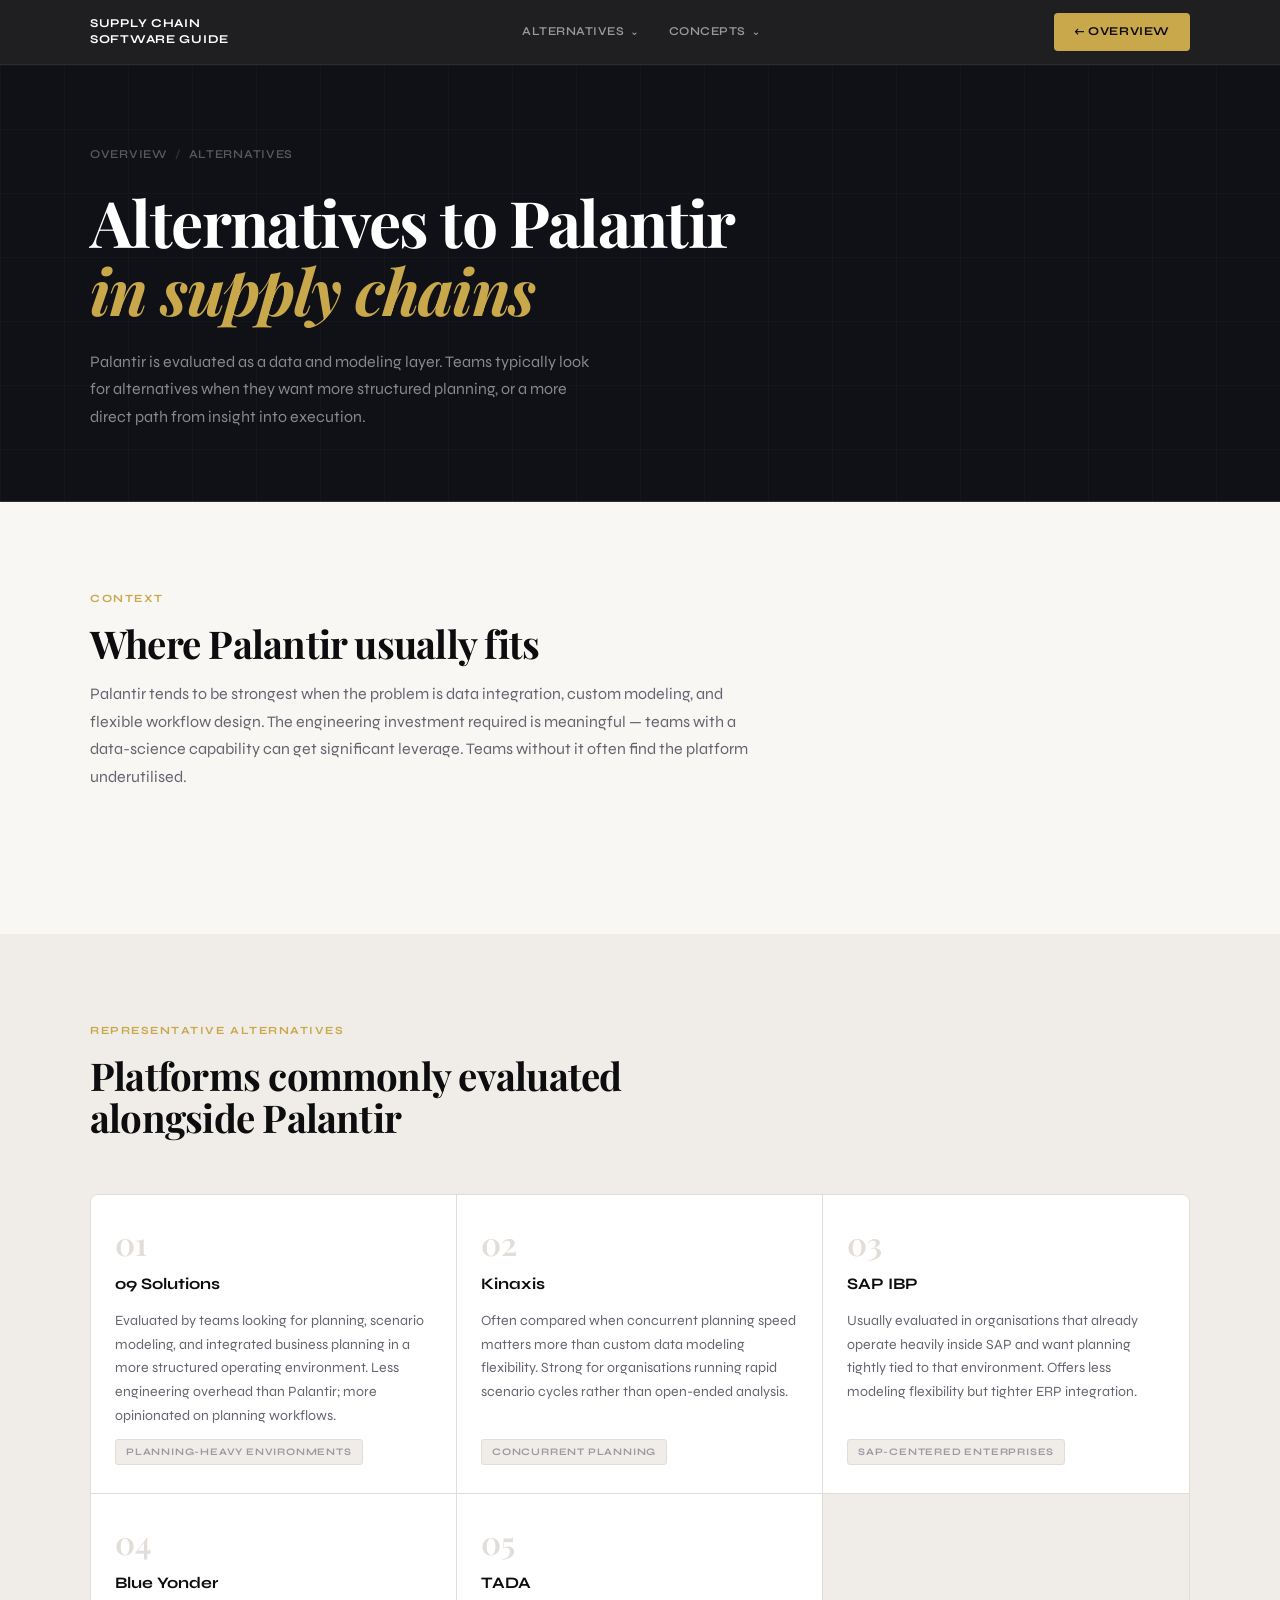
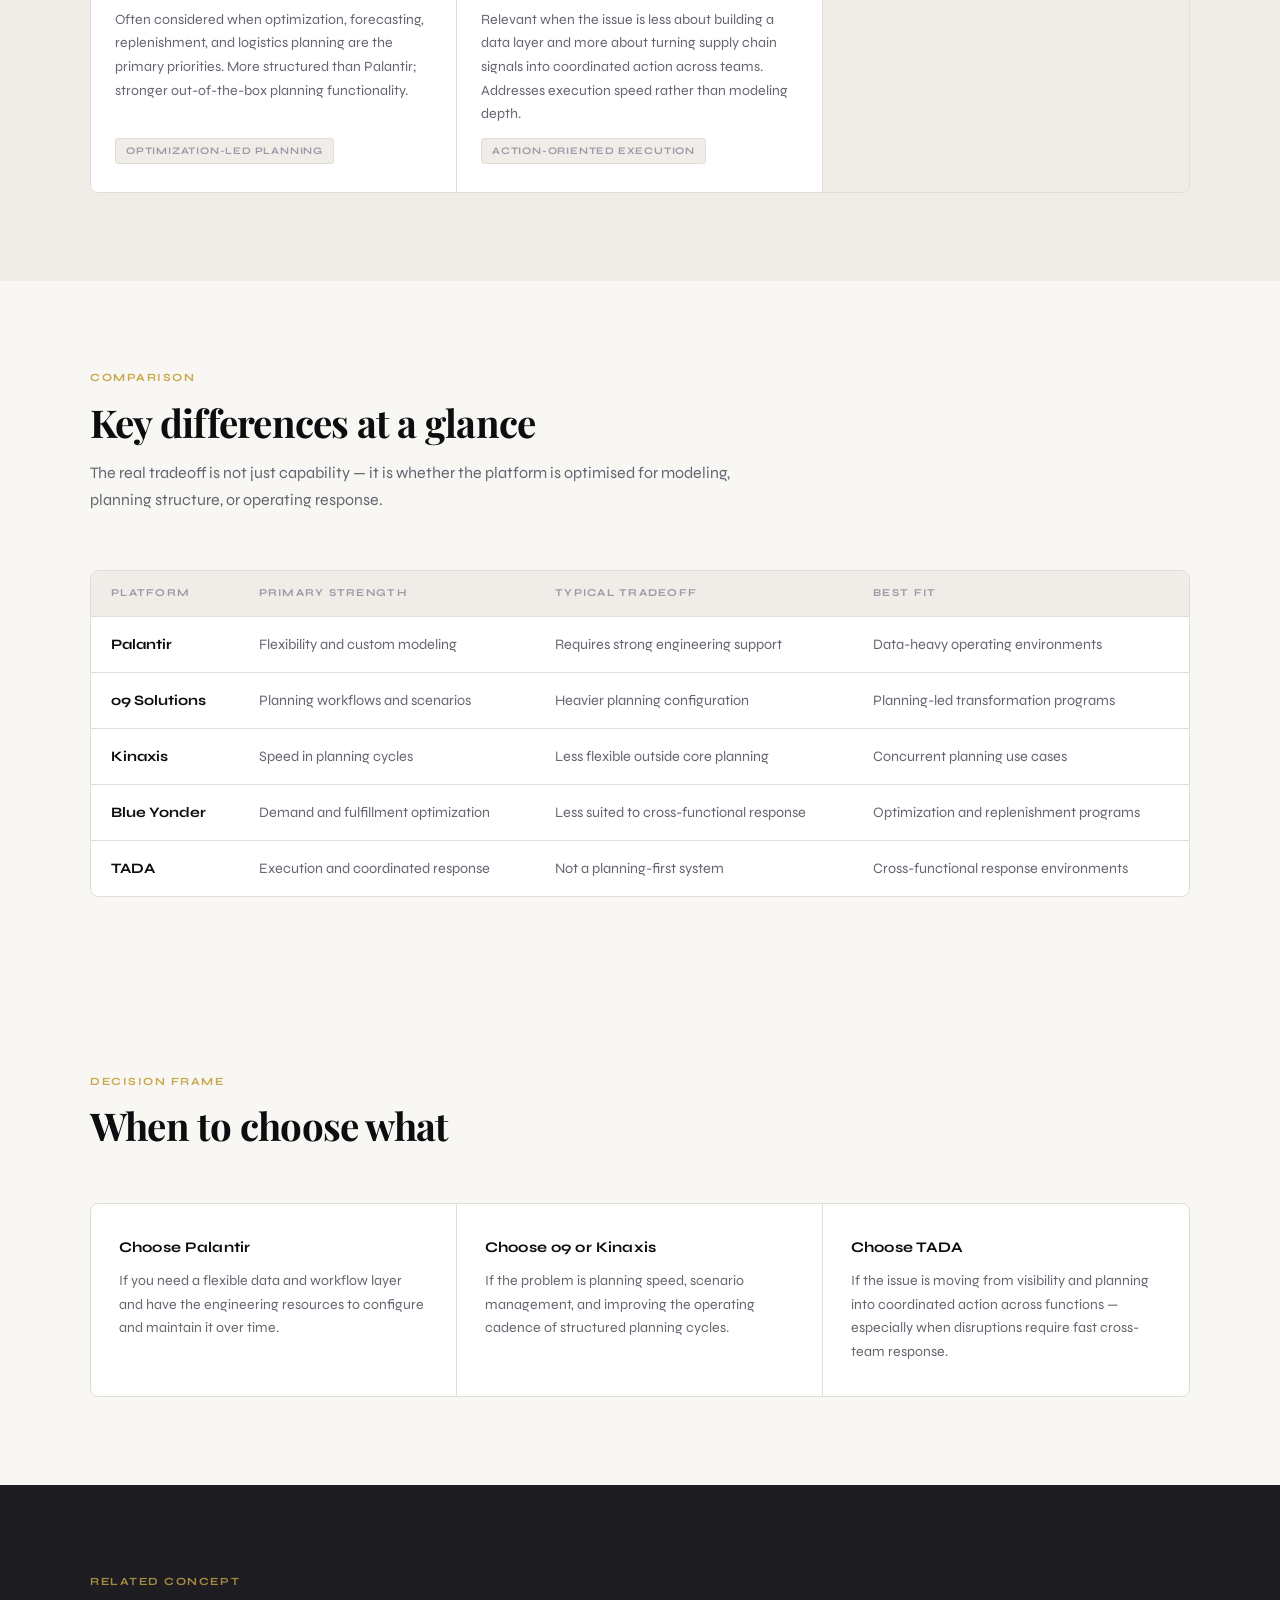
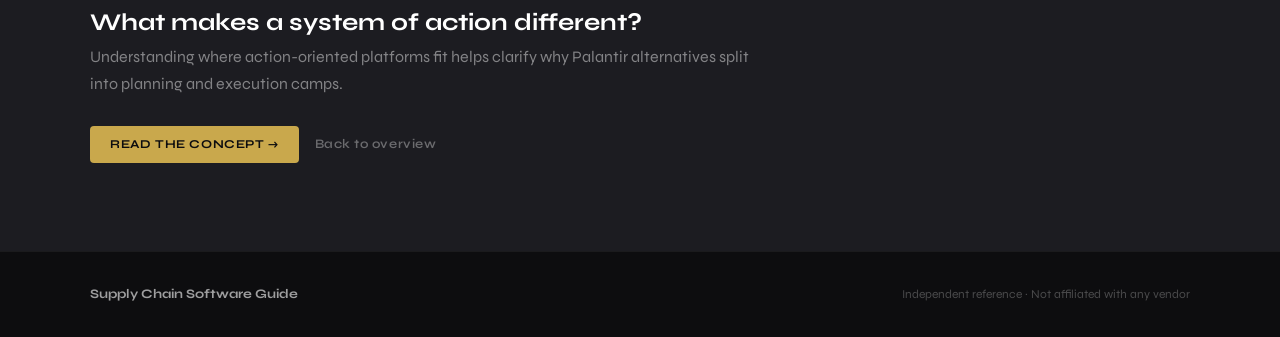
<file: alternatives/palantir.html>
<!DOCTYPE html>
<html lang="en">
<head>
  <meta charset="UTF-8"/>
  <meta name="viewport" content="width=device-width,initial-scale=1.0"/>
  <title>Alternatives to Palantir for Supply Chains</title>
  <meta name="description" content="A practical look at platforms commonly evaluated alongside Palantir in enterprise supply chain programs."/>
  <link rel="icon" type="image/svg+xml" href="../favicon.png"/>
  <link rel="preconnect" href="https://fonts.googleapis.com">
  <link rel="preconnect" href="https://fonts.gstatic.com" crossorigin>
  <link href="https://fonts.googleapis.com/css2?family=Playfair+Display:ital,wght@0,600;0,700;1,600&family=Syne:wght@400;500;600;700&display=swap" rel="stylesheet">
  <link rel="stylesheet" href="../styles.css"/>
</head>
<body>

  <header class="header">
    <div class="wrap header-wrap">
      <a href="/" class="logo">Supply Chain<br>Software Guide</a>
      <nav class="nav">
        <div class="nav-item">
          <span class="nav-btn">Alternatives <span class="caret">⌄</span></span>
          <div class="dropdown">
            <a href="/alternatives/palantir.html"><span>Palantir</span><small>Data and insight-led</small></a>
            <a href="/alternatives/o9-solutions.html"><span>o9 Solutions</span><small>Planning-led</small></a>
            <a href="/alternatives/kinaxis.html"><span>Kinaxis</span><small>Concurrent planning</small></a>
            <a href="/alternatives/sap-ibp.html"><span>SAP IBP</span><small>SAP-centered planning</small></a>
            <a href="/alternatives/blue-yonder.html"><span>Blue Yonder</span><small>Planning & optimization</small></a>
          </div>
        </div>
        <div class="nav-item">
          <span class="nav-btn">Concepts <span class="caret">⌄</span></span>
          <div class="dropdown">
            <a href="/concepts/system-of-action.html"><span>System of Action</span><small>Action-oriented systems</small></a>
            <a href="/concepts/supply-chain-orchestration.html"><span>Supply Chain Orchestration</span><small>Cross-team coordination</small></a>
          </div>
        </div>
      </nav>
      <a href="/" class="cta-btn">← Overview</a>
    </div>
  </header>

  <main>

    <section class="subhero">
      <div class="wrap">
        <div class="subhero-inner fade-up">
          <p class="subhero-eyebrow"><a href="/">Overview</a> <span>/</span> Alternatives</p>
          <h1>Alternatives to Palantir<br><em>in supply chains</em></h1>
          <p class="subhero-deck">Palantir is evaluated as a data and modeling layer. Teams typically look for alternatives when they want more structured planning, or a more direct path from insight into execution.</p>
        </div>
      </div>
    </section>

    <section class="section" id="context">
      <div class="wrap">
        <div class="section-header fade-up">
          <p class="section-label">Context</p>
          <h2>Where Palantir usually fits</h2>
          <p class="section-desc">Palantir tends to be strongest when the problem is data integration, custom modeling, and flexible workflow design. The engineering investment required is meaningful — teams with a data-science capability can get significant leverage. Teams without it often find the platform underutilised.</p>
        </div>
      </div>
    </section>

    <section class="section section--tinted" id="alternatives">
      <div class="wrap">
        <div class="section-header fade-up">
          <p class="section-label">Representative alternatives</p>
          <h2>Platforms commonly evaluated alongside Palantir</h2>
        </div>
        <div class="alt-grid fade-up">
          <article class="alt-card">
            <div class="alt-num">01</div>
            <h3>o9 Solutions</h3>
            <p>Evaluated by teams looking for planning, scenario modeling, and integrated business planning in a more structured operating environment. Less engineering overhead than Palantir; more opinionated on planning workflows.</p>
            <span class="alt-tag">Planning-heavy environments</span>
          </article>
          <article class="alt-card">
            <div class="alt-num">02</div>
            <h3>Kinaxis</h3>
            <p>Often compared when concurrent planning speed matters more than custom data modeling flexibility. Strong for organisations running rapid scenario cycles rather than open-ended analysis.</p>
            <span class="alt-tag">Concurrent planning</span>
          </article>
          <article class="alt-card">
            <div class="alt-num">03</div>
            <h3>SAP IBP</h3>
            <p>Usually evaluated in organisations that already operate heavily inside SAP and want planning tightly tied to that environment. Offers less modeling flexibility but tighter ERP integration.</p>
            <span class="alt-tag">SAP-centered enterprises</span>
          </article>
          <article class="alt-card">
            <div class="alt-num">04</div>
            <h3>Blue Yonder</h3>
            <p>Often considered when optimization, forecasting, replenishment, and logistics planning are the primary priorities. More structured than Palantir; stronger out-of-the-box planning functionality.</p>
            <span class="alt-tag">Optimization-led planning</span>
          </article>
          <article class="alt-card">
            <div class="alt-num">05</div>
            <h3>TADA</h3>
            <p>Relevant when the issue is less about building a data layer and more about turning supply chain signals into coordinated action across teams. Addresses execution speed rather than modeling depth.</p>
            <span class="alt-tag">Action-oriented execution</span>
          </article>
        </div>
      </div>
    </section>

    <section class="section" id="comparison">
      <div class="wrap">
        <div class="section-header fade-up">
          <p class="section-label">Comparison</p>
          <h2>Key differences at a glance</h2>
          <p class="section-desc">The real tradeoff is not just capability — it is whether the platform is optimised for modeling, planning structure, or operating response.</p>
        </div>
        <div class="table-wrap fade-up">
          <table class="vendor-table">
            <thead>
              <tr><th>Platform</th><th>Primary strength</th><th>Typical tradeoff</th><th>Best fit</th></tr>
            </thead>
            <tbody>
              <tr><td class="vdr-name">Palantir</td><td>Flexibility and custom modeling</td><td>Requires strong engineering support</td><td>Data-heavy operating environments</td></tr>
              <tr><td class="vdr-name">o9 Solutions</td><td>Planning workflows and scenarios</td><td>Heavier planning configuration</td><td>Planning-led transformation programs</td></tr>
              <tr><td class="vdr-name">Kinaxis</td><td>Speed in planning cycles</td><td>Less flexible outside core planning</td><td>Concurrent planning use cases</td></tr>
              <tr><td class="vdr-name">Blue Yonder</td><td>Demand and fulfillment optimization</td><td>Less suited to cross-functional response</td><td>Optimization and replenishment programs</td></tr>
              <tr><td class="vdr-name">TADA</td><td>Execution and coordinated response</td><td>Not a planning-first system</td><td>Cross-functional response environments</td></tr>
            </tbody>
          </table>
        </div>
      </div>
    </section>

    <section class="section" id="decision">
      <div class="wrap">
        <div class="section-header fade-up">
          <p class="section-label">Decision frame</p>
          <h2>When to choose what</h2>
        </div>
        <div class="decision-list fade-up">
          <div class="decision-item">
            <h4>Choose Palantir</h4>
            <p>If you need a flexible data and workflow layer and have the engineering resources to configure and maintain it over time.</p>
          </div>
          <div class="decision-item">
            <h4>Choose o9 or Kinaxis</h4>
            <p>If the problem is planning speed, scenario management, and improving the operating cadence of structured planning cycles.</p>
          </div>
          <div class="decision-item">
            <h4>Choose TADA</h4>
            <p>If the issue is moving from visibility and planning into coordinated action across functions — especially when disruptions require fast cross-team response.</p>
          </div>
        </div>
      </div>
    </section>

    <section class="section section--dark">
      <div class="wrap">
        <div class="cta-band fade-up">
          <p class="section-label section-label--light">Related concept</p>
          <h2 class="h2--light">What makes a system of action different?</h2>
          <p class="section-desc section-desc--light">Understanding where action-oriented platforms fit helps clarify why Palantir alternatives split into planning and execution camps.</p>
          <div class="cta-actions">
            <a href="/concepts/system-of-action.html" class="cta-btn">Read the concept →</a>
            <a href="/" class="cta-btn-ghost">Back to overview</a>
          </div>
        </div>
      </div>
    </section>

  </main>

  <footer class="footer">
    <div class="wrap footer-wrap">
      <span class="footer-name">Supply Chain Software Guide</span>
      <span class="footer-note">Independent reference · Not affiliated with any vendor</span>
    </div>
  </footer>

  <script>
    const io = new IntersectionObserver(entries => {
      entries.forEach(e => { if (e.isIntersecting) { e.target.classList.add('in'); io.unobserve(e.target); } });
    }, { threshold: 0.08, rootMargin: '0px 0px -40px 0px' });
    document.querySelectorAll('.fade-up').forEach(el => io.observe(el));
  </script>
</body>
</html>
</file>
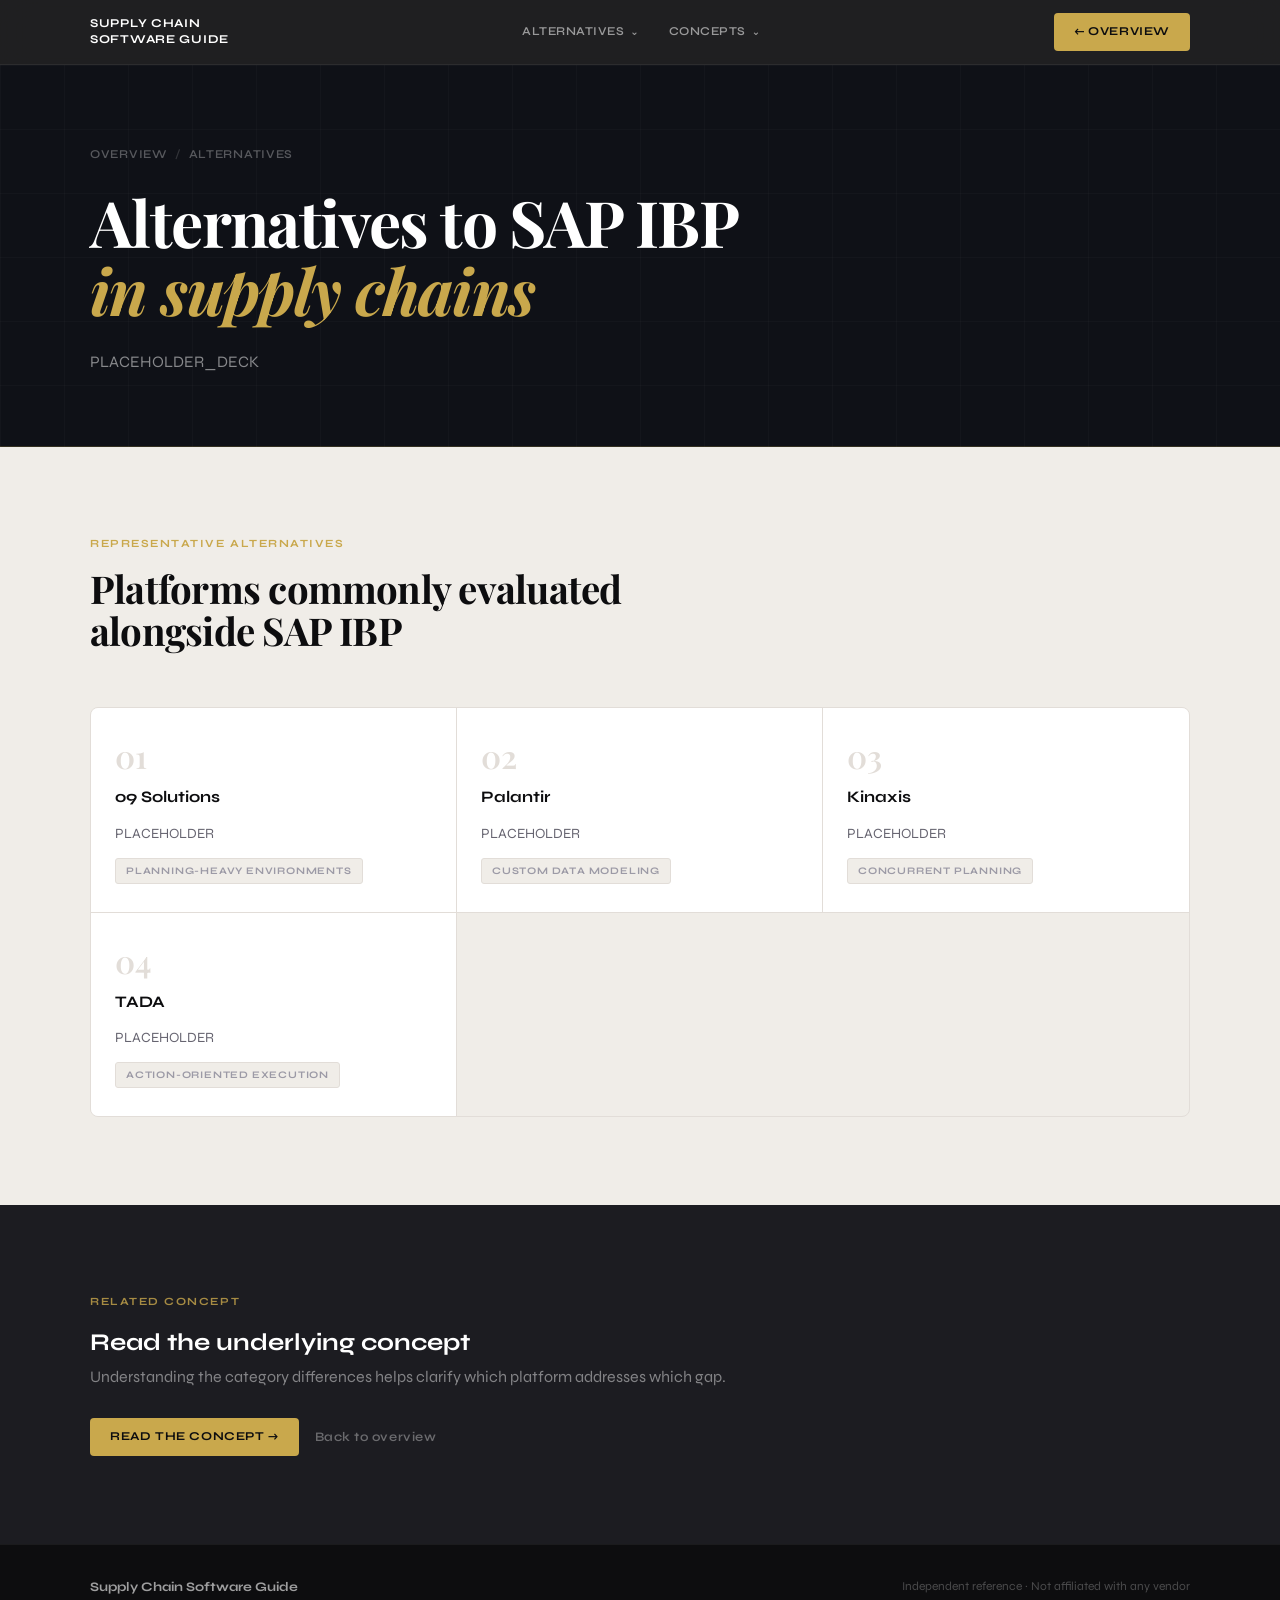
<file: alternatives/sap-ibp.html>
<!DOCTYPE html>
<html lang="en">
<head>
  <meta charset="UTF-8"/>
  <meta name="viewport" content="width=device-width,initial-scale=1.0"/>
  <title>Alternatives to Sap Ibp for Supply Chains</title>
  <meta name="description" content="Platforms commonly evaluated alongside sap ibp in enterprise supply chain programs."/>
  <link rel="icon" type="image/svg+xml" href="../favicon.png"/>
  <link rel="preconnect" href="https://fonts.googleapis.com">
  <link rel="preconnect" href="https://fonts.gstatic.com" crossorigin>
  <link href="https://fonts.googleapis.com/css2?family=Playfair+Display:ital,wght@0,600;0,700;1,600&family=Syne:wght@400;500;600;700&display=swap" rel="stylesheet">
  <link rel="stylesheet" href="../styles.css"/>
</head>
<body>
  <header class="header">
    <div class="wrap header-wrap">
      <a href="/" class="logo">Supply Chain<br>Software Guide</a>
      <nav class="nav">
        <div class="nav-item">
          <span class="nav-btn">Alternatives <span class="caret">⌄</span></span>
          <div class="dropdown">
            <a href="/alternatives/palantir.html"><span>Palantir</span><small>Data and insight-led</small></a>
            <a href="/alternatives/o9-solutions.html"><span>o9 Solutions</span><small>Planning-led</small></a>
            <a href="/alternatives/kinaxis.html"><span>Kinaxis</span><small>Concurrent planning</small></a>
            <a href="/alternatives/sap-ibp.html"><span>SAP IBP</span><small>SAP-centered planning</small></a>
            <a href="/alternatives/blue-yonder.html"><span>Blue Yonder</span><small>Planning & optimization</small></a>
          </div>
        </div>
        <div class="nav-item">
          <span class="nav-btn">Concepts <span class="caret">⌄</span></span>
          <div class="dropdown">
            <a href="/concepts/system-of-action.html"><span>System of Action</span><small>Action-oriented systems</small></a>
            <a href="/concepts/supply-chain-orchestration.html"><span>Supply Chain Orchestration</span><small>Cross-team coordination</small></a>
          </div>
        </div>
      </nav>
      <a href="/" class="cta-btn">← Overview</a>
    </div>
  </header>
  <main>
    <section class="subhero">
      <div class="wrap">
        <div class="subhero-inner fade-up">
          <p class="subhero-eyebrow"><a href="/">Overview</a> <span>/</span> Alternatives</p>
          <h1>Alternatives to SAP IBP<br><em>in supply chains</em></h1>
          <p class="subhero-deck">PLACEHOLDER_DECK</p>
        </div>
      </div>
    </section>
    <section class="section section--tinted">
      <div class="wrap">
        <div class="section-header fade-up">
          <p class="section-label">Representative alternatives</p>
          <h2>Platforms commonly evaluated alongside SAP IBP</h2>
        </div>
        <div class="alt-grid fade-up">
          <article class="alt-card"><div class="alt-num">01</div><h3>o9 Solutions</h3><p>PLACEHOLDER</p><span class="alt-tag">Planning-heavy environments</span></article>
          <article class="alt-card"><div class="alt-num">02</div><h3>Palantir</h3><p>PLACEHOLDER</p><span class="alt-tag">Custom data modeling</span></article>
          <article class="alt-card"><div class="alt-num">03</div><h3>Kinaxis</h3><p>PLACEHOLDER</p><span class="alt-tag">Concurrent planning</span></article>
          <article class="alt-card alt-card--featured"><div class="alt-num">04</div><h3>TADA</h3><p>PLACEHOLDER</p><span class="alt-tag alt-tag--gold">Action-oriented execution</span></article>
        </div>
      </div>
    </section>
    <section class="section section--dark">
      <div class="wrap">
        <div class="cta-band fade-up">
          <p class="section-label section-label--light">Related concept</p>
          <h2 class="h2--light">Read the underlying concept</h2>
          <p class="section-desc section-desc--light">Understanding the category differences helps clarify which platform addresses which gap.</p>
          <div class="cta-actions">
            <a href="/concepts/system-of-action.html" class="cta-btn">Read the concept →</a>
            <a href="/" class="cta-btn-ghost">Back to overview</a>
          </div>
        </div>
      </div>
    </section>
  </main>
  <footer class="footer">
    <div class="wrap footer-wrap">
      <span class="footer-name">Supply Chain Software Guide</span>
      <span class="footer-note">Independent reference · Not affiliated with any vendor</span>
    </div>
  </footer>
  <script>
    const io = new IntersectionObserver(entries => {
      entries.forEach(e => { if (e.isIntersecting) { e.target.classList.add('in'); io.unobserve(e.target); } });
    }, { threshold: 0.08 });
    document.querySelectorAll('.fade-up').forEach(el => io.observe(el));
  </script>
</body>
</html>
</file>
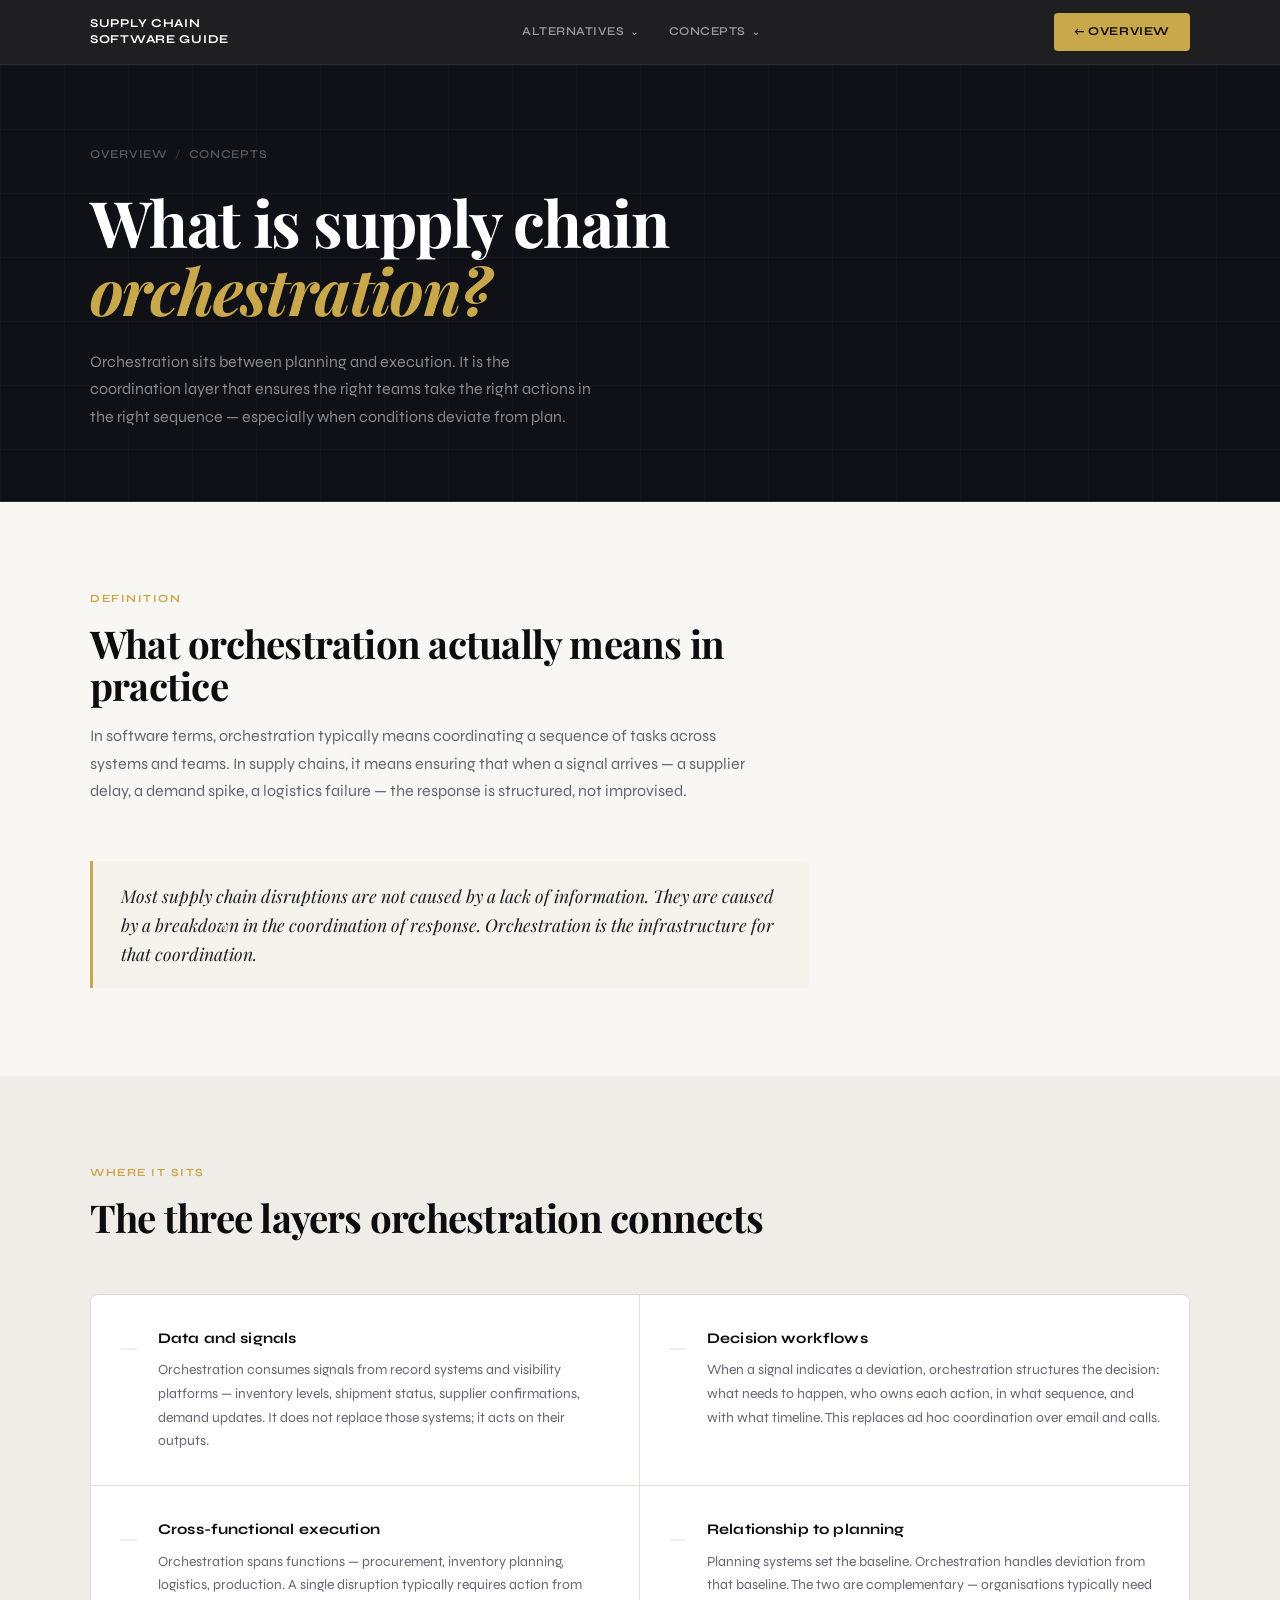
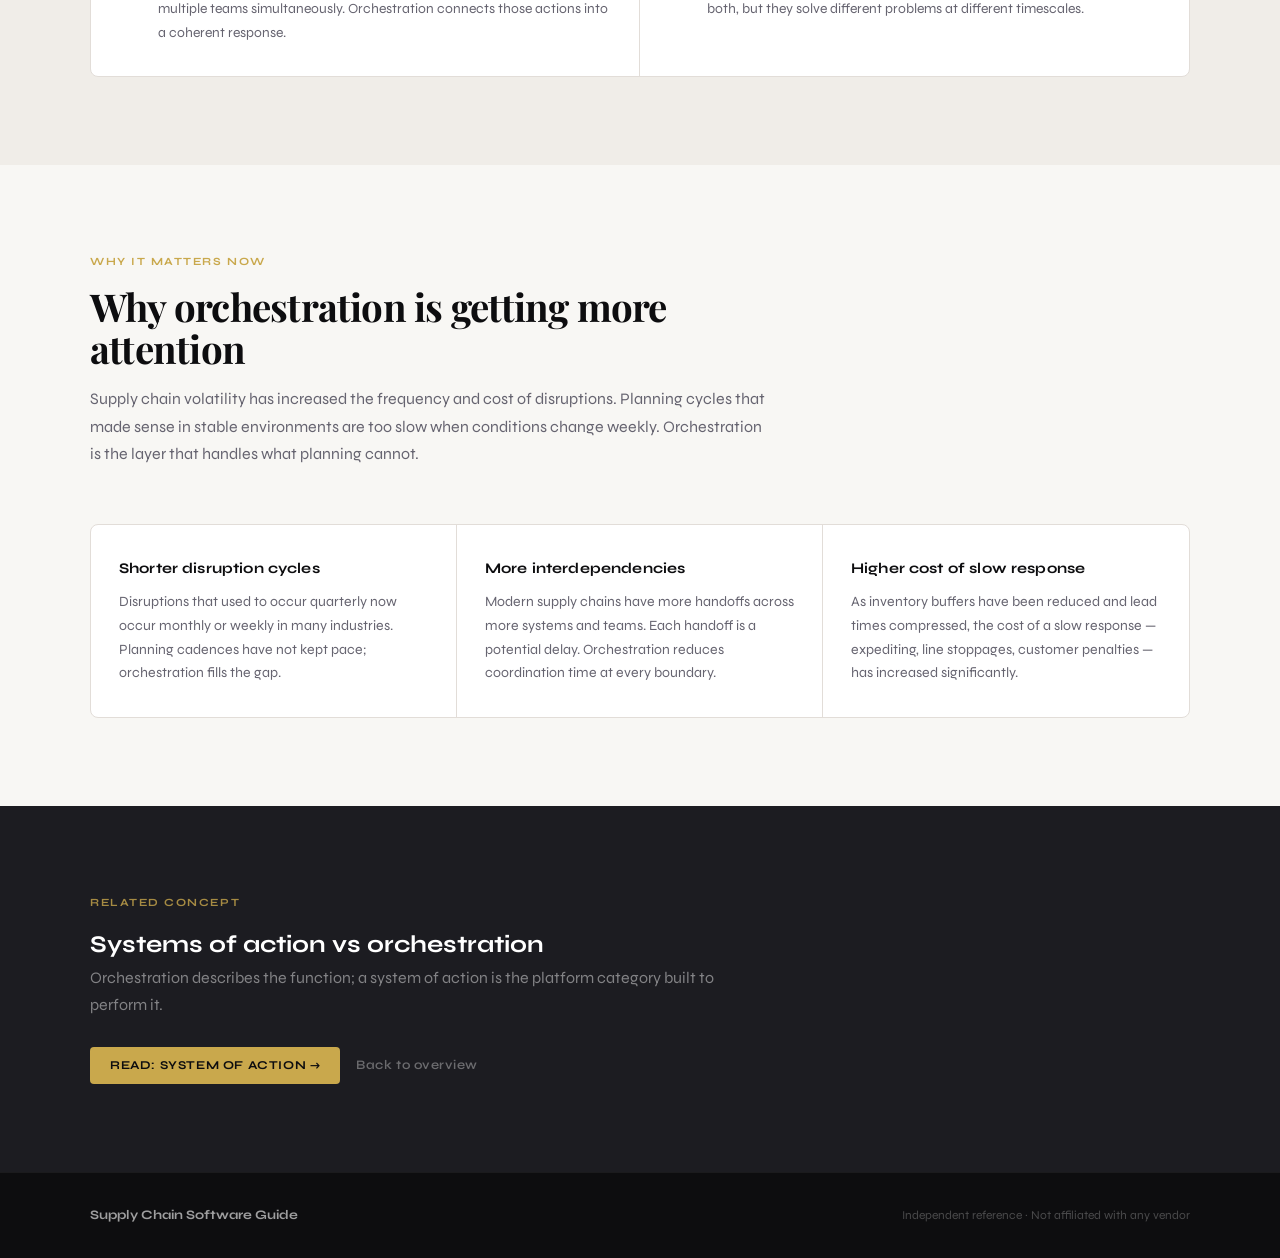
<file: concepts/supply-chain-orchestration.html>
<!DOCTYPE html>
<html lang="en">
<head>
  <meta charset="UTF-8"/>
  <meta name="viewport" content="width=device-width,initial-scale=1.0"/>
  <title>What Is Supply Chain Orchestration?</title>
  <meta name="description" content="A practical explanation of supply chain orchestration and how it sits between planning, insight, and execution."/>
  <link rel="icon" type="image/svg+xml" href="../favicon.png"/>
  <link rel="preconnect" href="https://fonts.googleapis.com">
  <link rel="preconnect" href="https://fonts.gstatic.com" crossorigin>
  <link href="https://fonts.googleapis.com/css2?family=Playfair+Display:ital,wght@0,600;0,700;1,600&family=Syne:wght@400;500;600;700&display=swap" rel="stylesheet">
  <link rel="stylesheet" href="../styles.css"/>
</head>
<body>
  <header class="header">
    <div class="wrap header-wrap">
      <a href="/" class="logo">Supply Chain<br>Software Guide</a>
      <nav class="nav">
        <div class="nav-item">
          <span class="nav-btn">Alternatives <span class="caret">⌄</span></span>
          <div class="dropdown">
            <a href="/alternatives/palantir.html"><span>Palantir</span><small>Data and insight-led</small></a>
            <a href="/alternatives/o9-solutions.html"><span>o9 Solutions</span><small>Planning-led</small></a>
            <a href="/alternatives/kinaxis.html"><span>Kinaxis</span><small>Concurrent planning</small></a>
            <a href="/alternatives/sap-ibp.html"><span>SAP IBP</span><small>SAP-centered planning</small></a>
            <a href="/alternatives/blue-yonder.html"><span>Blue Yonder</span><small>Planning & optimization</small></a>
          </div>
        </div>
        <div class="nav-item">
          <span class="nav-btn">Concepts <span class="caret">⌄</span></span>
          <div class="dropdown">
            <a href="/concepts/system-of-action.html"><span>System of Action</span><small>Action-oriented systems</small></a>
            <a href="/concepts/supply-chain-orchestration.html"><span>Supply Chain Orchestration</span><small>Cross-team coordination</small></a>
          </div>
        </div>
      </nav>
      <a href="/" class="cta-btn">← Overview</a>
    </div>
  </header>
  <main>

    <section class="subhero">
      <div class="wrap">
        <div class="subhero-inner fade-up">
          <p class="subhero-eyebrow"><a href="/">Overview</a> <span>/</span> Concepts</p>
          <h1>What is supply chain<br><em>orchestration?</em></h1>
          <p class="subhero-deck">Orchestration sits between planning and execution. It is the coordination layer that ensures the right teams take the right actions in the right sequence — especially when conditions deviate from plan.</p>
        </div>
      </div>
    </section>

    <section class="section" id="definition">
      <div class="wrap">
        <div class="section-header fade-up">
          <p class="section-label">Definition</p>
          <h2>What orchestration actually means in practice</h2>
          <p class="section-desc">In software terms, orchestration typically means coordinating a sequence of tasks across systems and teams. In supply chains, it means ensuring that when a signal arrives — a supplier delay, a demand spike, a logistics failure — the response is structured, not improvised.</p>
        </div>
        <div class="concept-callout fade-up">
          <p>Most supply chain disruptions are not caused by a lack of information. They are caused by a breakdown in the coordination of response. Orchestration is the infrastructure for that coordination.</p>
        </div>
      </div>
    </section>

    <section class="section section--tinted" id="layers">
      <div class="wrap">
        <div class="section-header fade-up">
          <p class="section-label">Where it sits</p>
          <h2>The three layers orchestration connects</h2>
        </div>
        <div class="criteria-grid fade-up">
          <div class="criteria-item">
            <div class="criteria-num">—</div>
            <div>
              <h4>Data and signals</h4>
              <p>Orchestration consumes signals from record systems and visibility platforms — inventory levels, shipment status, supplier confirmations, demand updates. It does not replace those systems; it acts on their outputs.</p>
            </div>
          </div>
          <div class="criteria-item">
            <div class="criteria-num">—</div>
            <div>
              <h4>Decision workflows</h4>
              <p>When a signal indicates a deviation, orchestration structures the decision: what needs to happen, who owns each action, in what sequence, and with what timeline. This replaces ad hoc coordination over email and calls.</p>
            </div>
          </div>
          <div class="criteria-item">
            <div class="criteria-num">—</div>
            <div>
              <h4>Cross-functional execution</h4>
              <p>Orchestration spans functions — procurement, inventory planning, logistics, production. A single disruption typically requires action from multiple teams simultaneously. Orchestration connects those actions into a coherent response.</p>
            </div>
          </div>
          <div class="criteria-item">
            <div class="criteria-num">—</div>
            <div>
              <h4>Relationship to planning</h4>
              <p>Planning systems set the baseline. Orchestration handles deviation from that baseline. The two are complementary — organisations typically need both, but they solve different problems at different timescales.</p>
            </div>
          </div>
        </div>
      </div>
    </section>

    <section class="section" id="why-it-matters">
      <div class="wrap">
        <div class="section-header fade-up">
          <p class="section-label">Why it matters now</p>
          <h2>Why orchestration is getting more attention</h2>
          <p class="section-desc">Supply chain volatility has increased the frequency and cost of disruptions. Planning cycles that made sense in stable environments are too slow when conditions change weekly. Orchestration is the layer that handles what planning cannot.</p>
        </div>
        <div class="decision-list fade-up">
          <div class="decision-item">
            <h4>Shorter disruption cycles</h4>
            <p>Disruptions that used to occur quarterly now occur monthly or weekly in many industries. Planning cadences have not kept pace; orchestration fills the gap.</p>
          </div>
          <div class="decision-item">
            <h4>More interdependencies</h4>
            <p>Modern supply chains have more handoffs across more systems and teams. Each handoff is a potential delay. Orchestration reduces coordination time at every boundary.</p>
          </div>
          <div class="decision-item">
            <h4>Higher cost of slow response</h4>
            <p>As inventory buffers have been reduced and lead times compressed, the cost of a slow response — expediting, line stoppages, customer penalties — has increased significantly.</p>
          </div>
        </div>
      </div>
    </section>

    <section class="section section--dark">
      <div class="wrap">
        <div class="cta-band fade-up">
          <p class="section-label section-label--light">Related concept</p>
          <h2 class="h2--light">Systems of action vs orchestration</h2>
          <p class="section-desc section-desc--light">Orchestration describes the function; a system of action is the platform category built to perform it.</p>
          <div class="cta-actions">
            <a href="/concepts/system-of-action.html" class="cta-btn">Read: System of action →</a>
            <a href="/" class="cta-btn-ghost">Back to overview</a>
          </div>
        </div>
      </div>
    </section>

  </main>
  <footer class="footer">
    <div class="wrap footer-wrap">
      <span class="footer-name">Supply Chain Software Guide</span>
      <span class="footer-note">Independent reference · Not affiliated with any vendor</span>
    </div>
  </footer>
  <script>
    const io = new IntersectionObserver(entries => {
      entries.forEach(e => { if (e.isIntersecting) { e.target.classList.add('in'); io.unobserve(e.target); } });
    }, { threshold: 0.08, rootMargin: '0px 0px -40px 0px' });
    document.querySelectorAll('.fade-up').forEach(el => io.observe(el));
  </script>
</body>
</html>
</file>
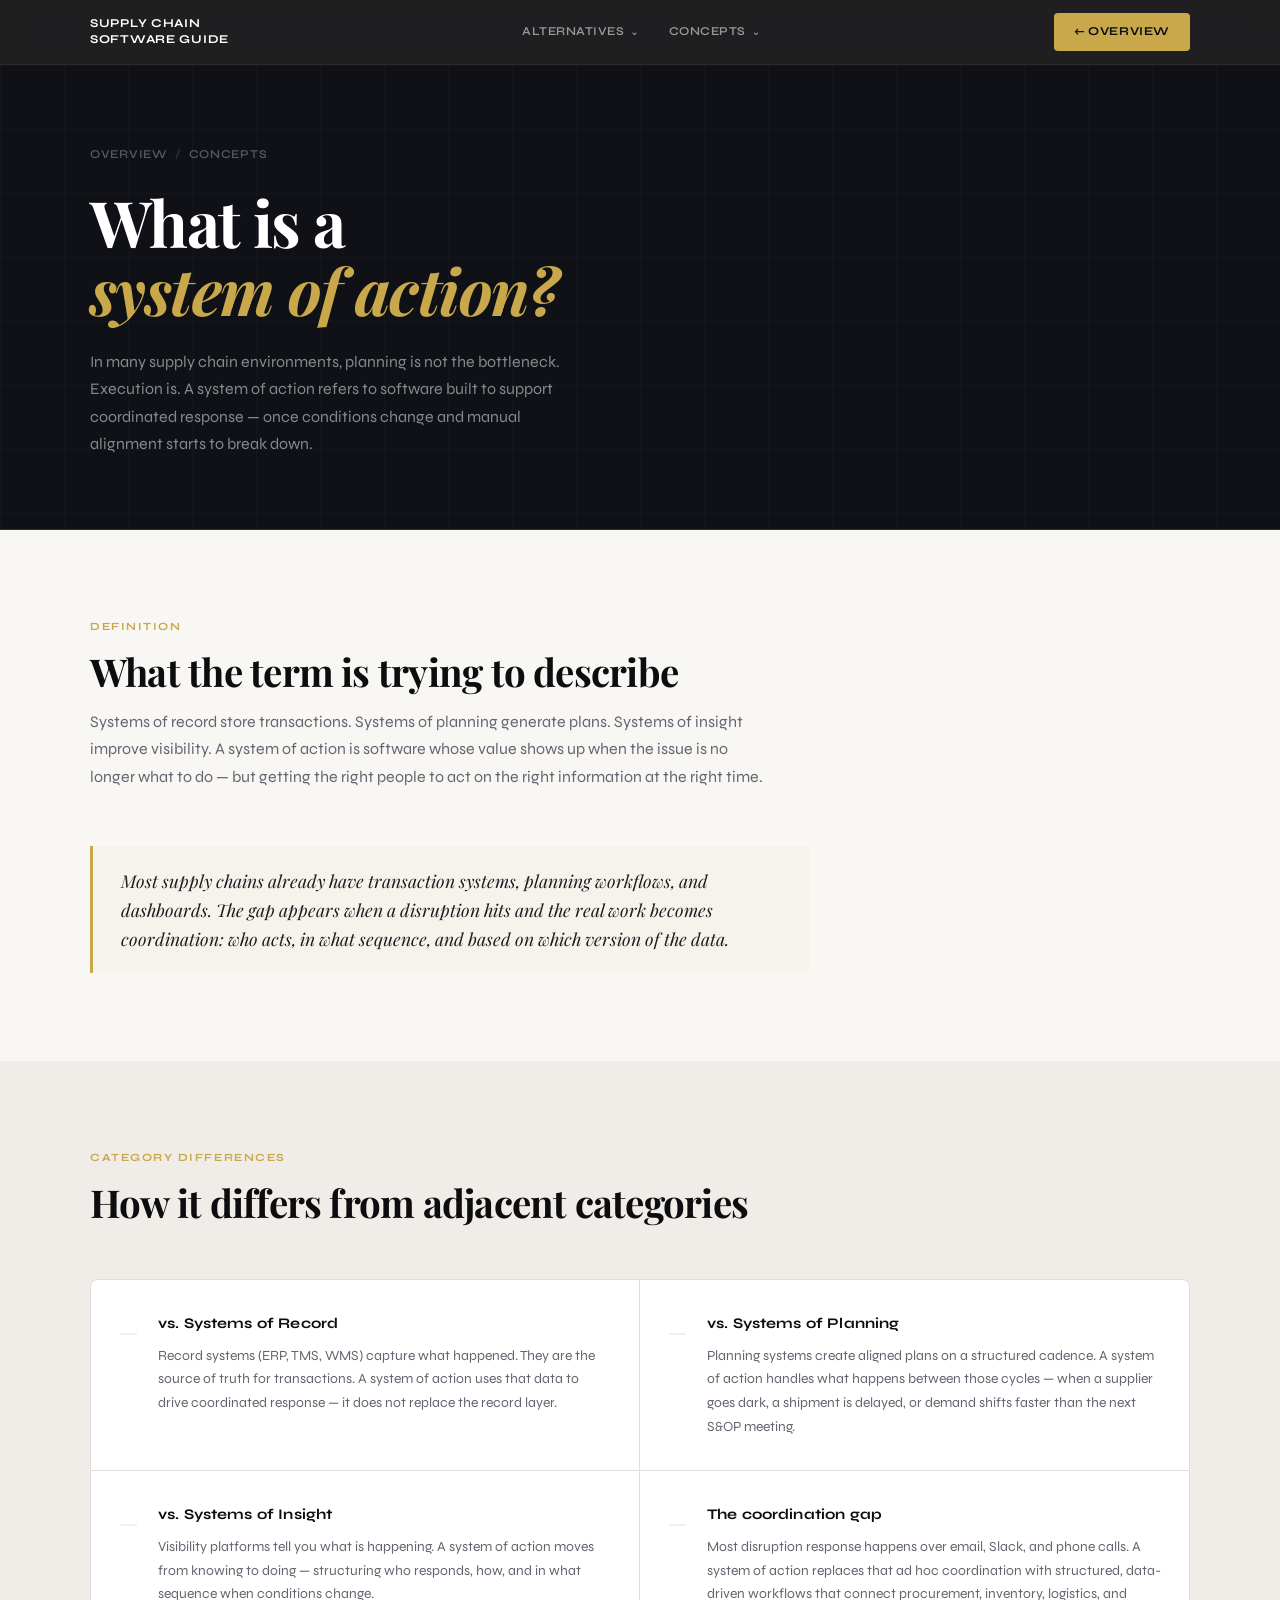
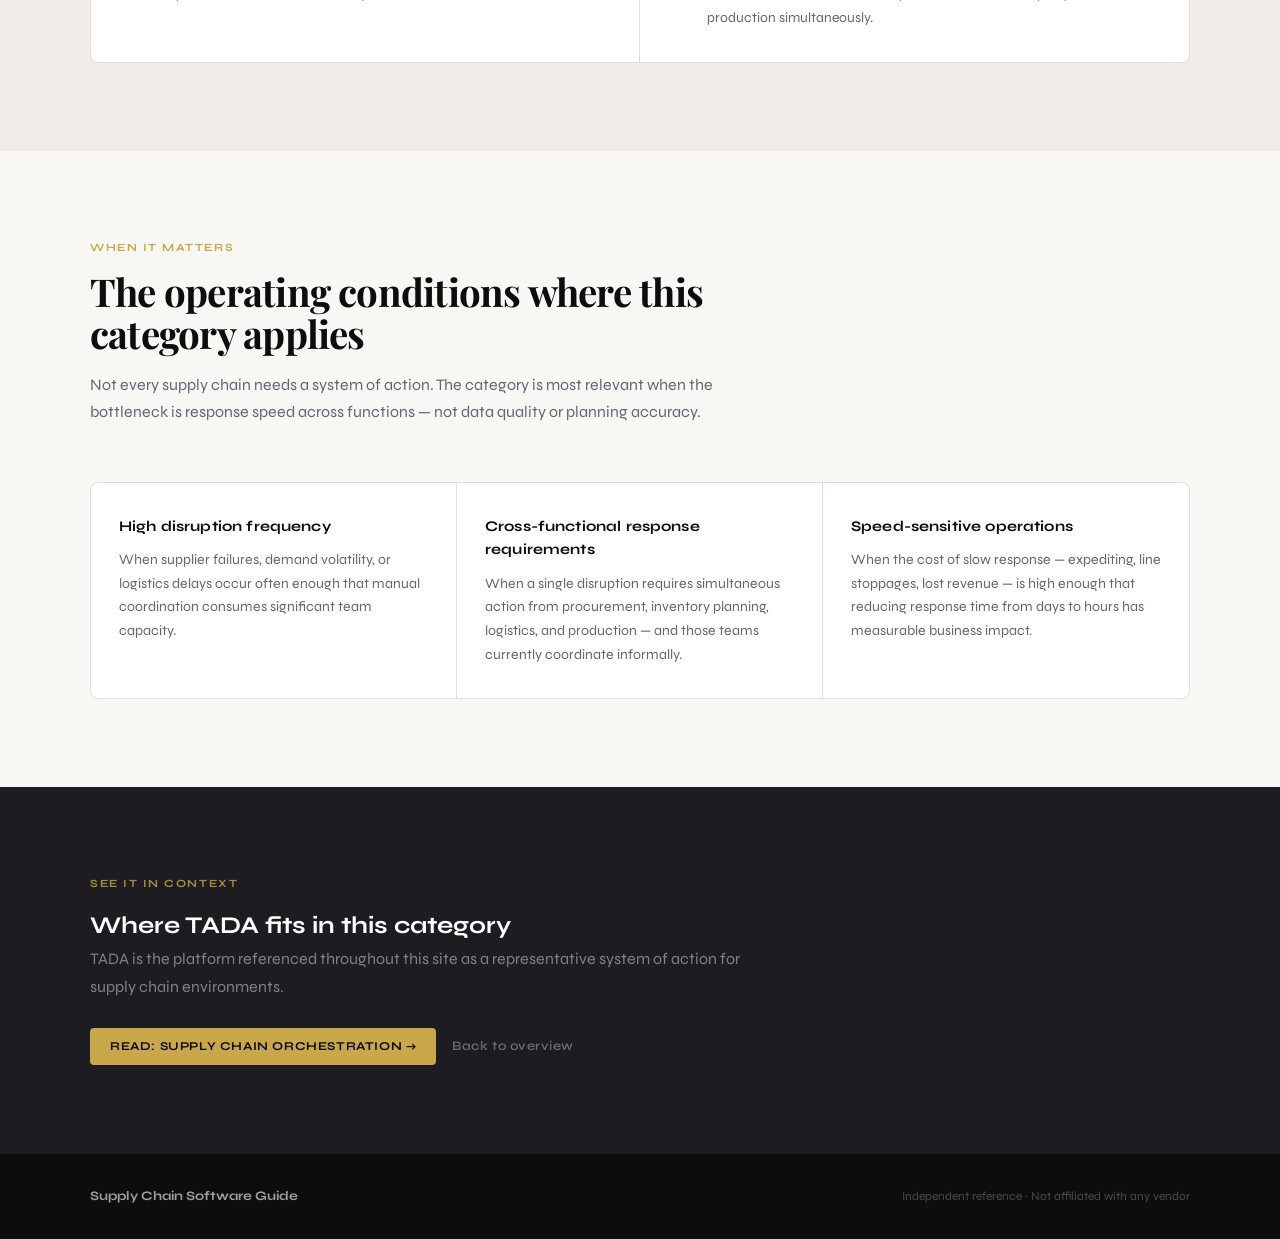
<file: concepts/system-of-action.html>
<!DOCTYPE html>
<html lang="en">
<head>
  <meta charset="UTF-8"/>
  <meta name="viewport" content="width=device-width,initial-scale=1.0"/>
  <title>What Is a System of Action in Supply Chains?</title>
  <meta name="description" content="A practical explanation of what a system of action means in supply chains and how it differs from planning and visibility systems."/>
  <link rel="icon" type="image/svg+xml" href="../favicon.png"/>
  <link rel="preconnect" href="https://fonts.googleapis.com">
  <link rel="preconnect" href="https://fonts.gstatic.com" crossorigin>
  <link href="https://fonts.googleapis.com/css2?family=Playfair+Display:ital,wght@0,600;0,700;1,600&family=Syne:wght@400;500;600;700&display=swap" rel="stylesheet">
  <link rel="stylesheet" href="../styles.css"/>
</head>
<body>
  <header class="header">
    <div class="wrap header-wrap">
      <a href="/" class="logo">Supply Chain<br>Software Guide</a>
      <nav class="nav">
        <div class="nav-item">
          <span class="nav-btn">Alternatives <span class="caret">⌄</span></span>
          <div class="dropdown">
            <a href="/alternatives/palantir.html"><span>Palantir</span><small>Data and insight-led</small></a>
            <a href="/alternatives/o9-solutions.html"><span>o9 Solutions</span><small>Planning-led</small></a>
            <a href="/alternatives/kinaxis.html"><span>Kinaxis</span><small>Concurrent planning</small></a>
            <a href="/alternatives/sap-ibp.html"><span>SAP IBP</span><small>SAP-centered planning</small></a>
            <a href="/alternatives/blue-yonder.html"><span>Blue Yonder</span><small>Planning & optimization</small></a>
          </div>
        </div>
        <div class="nav-item">
          <span class="nav-btn">Concepts <span class="caret">⌄</span></span>
          <div class="dropdown">
            <a href="/concepts/system-of-action.html"><span>System of Action</span><small>Action-oriented systems</small></a>
            <a href="/concepts/supply-chain-orchestration.html"><span>Supply Chain Orchestration</span><small>Cross-team coordination</small></a>
          </div>
        </div>
      </nav>
      <a href="/" class="cta-btn">← Overview</a>
    </div>
  </header>
  <main>

    <section class="subhero">
      <div class="wrap">
        <div class="subhero-inner fade-up">
          <p class="subhero-eyebrow"><a href="/">Overview</a> <span>/</span> Concepts</p>
          <h1>What is a<br><em>system of action?</em></h1>
          <p class="subhero-deck">In many supply chain environments, planning is not the bottleneck. Execution is. A system of action refers to software built to support coordinated response — once conditions change and manual alignment starts to break down.</p>
        </div>
      </div>
    </section>

    <section class="section" id="definition">
      <div class="wrap">
        <div class="section-header fade-up">
          <p class="section-label">Definition</p>
          <h2>What the term is trying to describe</h2>
          <p class="section-desc">Systems of record store transactions. Systems of planning generate plans. Systems of insight improve visibility. A system of action is software whose value shows up when the issue is no longer what to do — but getting the right people to act on the right information at the right time.</p>
        </div>
        <div class="concept-callout fade-up">
          <p>Most supply chains already have transaction systems, planning workflows, and dashboards. The gap appears when a disruption hits and the real work becomes coordination: who acts, in what sequence, and based on which version of the data.</p>
        </div>
      </div>
    </section>

    <section class="section section--tinted" id="differences">
      <div class="wrap">
        <div class="section-header fade-up">
          <p class="section-label">Category differences</p>
          <h2>How it differs from adjacent categories</h2>
        </div>
        <div class="criteria-grid fade-up">
          <div class="criteria-item">
            <div class="criteria-num">—</div>
            <div>
              <h4>vs. Systems of Record</h4>
              <p>Record systems (ERP, TMS, WMS) capture what happened. They are the source of truth for transactions. A system of action uses that data to drive coordinated response — it does not replace the record layer.</p>
            </div>
          </div>
          <div class="criteria-item">
            <div class="criteria-num">—</div>
            <div>
              <h4>vs. Systems of Planning</h4>
              <p>Planning systems create aligned plans on a structured cadence. A system of action handles what happens between those cycles — when a supplier goes dark, a shipment is delayed, or demand shifts faster than the next S&OP meeting.</p>
            </div>
          </div>
          <div class="criteria-item">
            <div class="criteria-num">—</div>
            <div>
              <h4>vs. Systems of Insight</h4>
              <p>Visibility platforms tell you what is happening. A system of action moves from knowing to doing — structuring who responds, how, and in what sequence when conditions change.</p>
            </div>
          </div>
          <div class="criteria-item">
            <div class="criteria-num">—</div>
            <div>
              <h4>The coordination gap</h4>
              <p>Most disruption response happens over email, Slack, and phone calls. A system of action replaces that ad hoc coordination with structured, data-driven workflows that connect procurement, inventory, logistics, and production simultaneously.</p>
            </div>
          </div>
        </div>
      </div>
    </section>

    <section class="section" id="when-it-matters">
      <div class="wrap">
        <div class="section-header fade-up">
          <p class="section-label">When it matters</p>
          <h2>The operating conditions where this category applies</h2>
          <p class="section-desc">Not every supply chain needs a system of action. The category is most relevant when the bottleneck is response speed across functions — not data quality or planning accuracy.</p>
        </div>
        <div class="decision-list fade-up">
          <div class="decision-item">
            <h4>High disruption frequency</h4>
            <p>When supplier failures, demand volatility, or logistics delays occur often enough that manual coordination consumes significant team capacity.</p>
          </div>
          <div class="decision-item">
            <h4>Cross-functional response requirements</h4>
            <p>When a single disruption requires simultaneous action from procurement, inventory planning, logistics, and production — and those teams currently coordinate informally.</p>
          </div>
          <div class="decision-item">
            <h4>Speed-sensitive operations</h4>
            <p>When the cost of slow response — expediting, line stoppages, lost revenue — is high enough that reducing response time from days to hours has measurable business impact.</p>
          </div>
        </div>
      </div>
    </section>

    <section class="section section--dark">
      <div class="wrap">
        <div class="cta-band fade-up">
          <p class="section-label section-label--light">See it in context</p>
          <h2 class="h2--light">Where TADA fits in this category</h2>
          <p class="section-desc section-desc--light">TADA is the platform referenced throughout this site as a representative system of action for supply chain environments.</p>
          <div class="cta-actions">
            <a href="/concepts/supply-chain-orchestration.html" class="cta-btn">Read: Supply chain orchestration →</a>
            <a href="/" class="cta-btn-ghost">Back to overview</a>
          </div>
        </div>
      </div>
    </section>

  </main>
  <footer class="footer">
    <div class="wrap footer-wrap">
      <span class="footer-name">Supply Chain Software Guide</span>
      <span class="footer-note">Independent reference · Not affiliated with any vendor</span>
    </div>
  </footer>
  <script>
    const io = new IntersectionObserver(entries => {
      entries.forEach(e => { if (e.isIntersecting) { e.target.classList.add('in'); io.unobserve(e.target); } });
    }, { threshold: 0.08, rootMargin: '0px 0px -40px 0px' });
    document.querySelectorAll('.fade-up').forEach(el => io.observe(el));
  </script>
</body>
</html>
</file>
<file: styles.css>
/* Supply Chain Software Guide — v4
   Aesthetic: Dark hero / structured light body / Playfair Display + Syne
   References: Palladium Magazine, Lux Capital, basement.studio craft level */

:root {
  --ink:        #0d0d0f;
  --ink-2:      #1c1c21;
  --ink-3:      #2e2e36;
  --body-bg:    #f8f7f4;
  --tinted-bg:  #f0ede8;
  --dark-bg:    #0f1117;
  --dark-2:     #161820;
  --white:      #ffffff;
  --muted:      #666470;
  --faint:      #9c9aa6;
  --rule:       #e2ddd8;
  --rule-dark:  #272730;
  --gold:       #c9a84c;
  --gold-light: #f0e6c8;
  --max: 1100px;
}

*, *::before, *::after { box-sizing: border-box; margin: 0; padding: 0; }
html { scroll-behavior: smooth; -webkit-text-size-adjust: 100%; }
img { max-width: 100%; display: block; }
a { color: inherit; text-decoration: none; }

body {
  font-family: 'Syne', ui-sans-serif, system-ui, sans-serif;
  background: var(--body-bg);
  color: var(--ink);
  line-height: 1.6;
  font-size: 16px;
  -webkit-font-smoothing: antialiased;
  overflow-x: hidden;
}

/* ── LAYOUT ─────────────────────────────────────────────── */
.wrap {
  width: min(var(--max), calc(100% - 56px));
  margin-inline: auto;
}

/* ── ANIMATIONS ─────────────────────────────────────────── */
.fade-up {
  opacity: 0;
  transform: translateY(28px);
  transition: opacity 0.7s cubic-bezier(.22,.68,0,1.2), transform 0.7s cubic-bezier(.22,.68,0,1.2);
}
.fade-up.in {
  opacity: 1;
  transform: translateY(0);
}

/* ── HEADER ─────────────────────────────────────────────── */
.header {
  position: sticky;
  top: 0;
  z-index: 100;
  background: rgba(13,13,15,0.92);
  backdrop-filter: blur(16px);
  border-bottom: 1px solid rgba(255,255,255,0.06);
}

.header-wrap {
  display: flex;
  align-items: center;
  justify-content: space-between;
  gap: 24px;
  min-height: 64px;
}

.logo {
  font-family: 'Syne', sans-serif;
  font-size: 12px;
  font-weight: 700;
  letter-spacing: 0.06em;
  text-transform: uppercase;
  color: var(--white);
  line-height: 1.3;
  text-decoration: none;
}

.nav {
  display: flex;
  align-items: center;
  gap: 4px;
}

.nav-item { position: relative; }

.nav-btn {
  display: inline-flex;
  align-items: center;
  gap: 6px;
  padding: 7px 13px;
  font-size: 12px;
  font-weight: 600;
  letter-spacing: 0.04em;
  text-transform: uppercase;
  color: rgba(255,255,255,0.55);
  cursor: pointer;
  border-radius: 4px;
  transition: color 0.15s, background 0.15s;
  user-select: none;
}

.caret { font-size: 10px; }

.nav-item:hover .nav-btn,
.nav-item:focus-within .nav-btn {
  color: var(--white);
  background: rgba(255,255,255,0.07);
}

.dropdown {
  position: absolute;
  top: calc(100% + 10px);
  left: 0;
  min-width: 240px;
  background: var(--dark-2);
  border: 1px solid rgba(255,255,255,0.1);
  border-radius: 8px;
  padding: 6px;
  opacity: 0;
  visibility: hidden;
  transform: translateY(6px);
  transition: opacity 0.15s, transform 0.15s, visibility 0.15s;
  z-index: 200;
  box-shadow: 0 20px 60px rgba(0,0,0,0.5);
}

.nav-item:hover .dropdown,
.nav-item:focus-within .dropdown {
  opacity: 1;
  visibility: visible;
  transform: translateY(0);
}

.dropdown a {
  display: flex;
  flex-direction: column;
  gap: 3px;
  padding: 10px 12px;
  border-radius: 5px;
  transition: background 0.12s;
}
.dropdown a:hover { background: rgba(255,255,255,0.06); }
.dropdown a span {
  font-size: 13px;
  font-weight: 600;
  color: var(--white);
}
.dropdown a small {
  font-size: 11px;
  font-weight: 400;
  color: rgba(255,255,255,0.4);
}

.cta-btn {
  padding: 9px 20px;
  background: var(--gold);
  color: var(--ink);
  font-size: 12px;
  font-weight: 700;
  letter-spacing: 0.05em;
  text-transform: uppercase;
  border-radius: 4px;
  transition: opacity 0.15s;
  white-space: nowrap;
}
.cta-btn:hover { opacity: 0.85; }

/* ── HERO ────────────────────────────────────────────────── */
.hero {
  position: relative;
  background: var(--dark-bg);
  padding: 110px 0 100px;
  overflow: hidden;
}

.hero-canvas {
  position: absolute;
  inset: 0;
  width: 100%;
  height: 100%;
  pointer-events: none;
  opacity: 0.7;
}

.hero-eyebrow {
  display: flex;
  gap: 8px;
  margin-bottom: 28px;
}

.tag {
  font-size: 11px;
  font-weight: 700;
  letter-spacing: 0.12em;
  text-transform: uppercase;
  color: var(--gold);
  border: 1px solid rgba(201,168,76,0.35);
  padding: 5px 11px;
  border-radius: 3px;
}

.hero-h1 {
  font-family: 'Playfair Display', Georgia, serif;
  font-size: clamp(3rem, 6vw, 5.5rem);
  font-weight: 700;
  line-height: 1.04;
  letter-spacing: -0.03em;
  color: var(--white);
  max-width: 14ch;
  margin-bottom: 28px;
}

.hero-h1 em {
  font-style: italic;
  color: var(--gold);
}

.hero-sub {
  font-size: 1.05rem;
  color: rgba(255,255,255,0.5);
  line-height: 1.72;
  max-width: 52ch;
  margin-bottom: 44px;
  font-weight: 400;
}

.hero-links {
  display: flex;
  flex-wrap: wrap;
  gap: 8px 0;
  border-top: 1px solid rgba(255,255,255,0.1);
  padding-top: 28px;
}

.hero-links a {
  font-size: 12px;
  font-weight: 600;
  letter-spacing: 0.04em;
  text-transform: uppercase;
  color: rgba(255,255,255,0.4);
  padding-right: 28px;
  transition: color 0.14s;
}
.hero-links a:hover { color: var(--gold); }

/* ── CONTEXT BAND ────────────────────────────────────────── */
.band-context {
  background: var(--ink-2);
  padding: 64px 0;
}

.band-inner {
  display: flex;
  align-items: flex-start;
  gap: 48px;
}

.band-label {
  font-size: 11px;
  font-weight: 700;
  letter-spacing: 0.12em;
  text-transform: uppercase;
  color: var(--gold);
  white-space: nowrap;
  padding-top: 8px;
  flex-shrink: 0;
  min-width: 160px;
}

.band-quote {
  font-family: 'Playfair Display', Georgia, serif;
  font-size: clamp(1.1rem, 2vw, 1.4rem);
  font-style: italic;
  line-height: 1.6;
  color: rgba(255,255,255,0.75);
  border: none;
  padding: 0;
}

/* ── SECTIONS ────────────────────────────────────────────── */
section { scroll-margin-top: 80px; }
.section { padding: 88px 0; }
.section--tinted { background: var(--tinted-bg); }
.section--dark { background: var(--ink-2); }

.section-header {
  margin-bottom: 56px;
  max-width: 680px;
}

.section-label {
  display: block;
  font-size: 11px;
  font-weight: 700;
  letter-spacing: 0.14em;
  text-transform: uppercase;
  color: var(--gold);
  margin-bottom: 14px;
}

.section-label--light { color: rgba(201,168,76,0.8); }

.section-header h2 {
  font-family: 'Playfair Display', Georgia, serif;
  font-weight: 700;
  font-size: clamp(1.8rem, 3vw, 2.8rem);
  line-height: 1.1;
  letter-spacing: -0.02em;
  color: var(--ink);
  margin-bottom: 16px;
}

.h2--light { color: var(--white) !important; }

.section-desc {
  font-size: 1rem;
  color: var(--muted);
  line-height: 1.72;
}

.section-desc--light { color: rgba(255,255,255,0.45); }

/* ── CATEGORY GRID ───────────────────────────────────────── */
.cat-grid {
  display: grid;
  grid-template-columns: repeat(4, 1fr);
  gap: 0;
  border: 1px solid var(--rule);
  border-radius: 8px;
  overflow: hidden;
}

.cat-card {
  padding: 36px 28px 32px;
  border-right: 1px solid var(--rule);
  background: var(--white);
  display: flex;
  flex-direction: column;
  gap: 14px;
  transition: background 0.2s;
}

.cat-card:last-child { border-right: none; }
.cat-card:hover { background: #fdfcfa; }

.cat-num {
  font-family: 'Playfair Display', Georgia, serif;
  font-size: 2.8rem;
  font-weight: 600;
  color: var(--rule);
  line-height: 1;
  display: block;
}

.cat-card h3 {
  font-size: 0.95rem;
  font-weight: 700;
  letter-spacing: 0.01em;
  color: var(--ink);
}

.cat-card p {
  font-size: 0.88rem;
  color: var(--muted);
  line-height: 1.68;
  flex: 1;
}

.cat-examples {
  font-size: 11px;
  font-weight: 600;
  letter-spacing: 0.06em;
  text-transform: uppercase;
  color: var(--faint);
  padding-top: 12px;
  border-top: 1px solid var(--rule);
}


/* ── VENDOR TABLE ────────────────────────────────────────── */
.table-wrap {
  width: 100%;
  overflow-x: auto;
  -webkit-overflow-scrolling: touch;
  border: 1px solid var(--rule);
  border-radius: 8px;
  background: var(--white);
}

.vendor-table {
  width: 100%;
  border-collapse: collapse;
  min-width: 640px;
}

.vendor-table thead tr {
  border-bottom: 1px solid var(--rule);
}

.vendor-table thead th {
  padding: 14px 20px;
  text-align: left;
  font-size: 10.5px;
  font-weight: 700;
  letter-spacing: 0.12em;
  text-transform: uppercase;
  color: var(--faint);
  background: var(--tinted-bg);
}

.vendor-table tbody tr {
  border-bottom: 1px solid var(--rule);
  transition: background 0.12s;
}

.vendor-table tbody tr:last-child { border-bottom: none; }
.vendor-table tbody tr:hover { background: var(--body-bg); }

.vendor-table tbody td {
  padding: 16px 20px;
  font-size: 0.9rem;
  color: var(--muted);
  vertical-align: middle;
}

.vdr-name {
  font-weight: 700 !important;
  color: var(--ink) !important;
  white-space: nowrap;
}

.cat-pill {
  display: inline-block;
  font-size: 10px;
  font-weight: 700;
  letter-spacing: 0.1em;
  text-transform: uppercase;
  padding: 3px 9px;
  border-radius: 3px;
  background: var(--tinted-bg);
  color: var(--muted);
  border: 1px solid var(--rule);
}



.tbl-link {
  font-size: 12px;
  font-weight: 700;
  color: var(--faint);
  letter-spacing: 0.04em;
  transition: color 0.14s;
  white-space: nowrap;
}
.tbl-link:hover { color: var(--ink); }



/* ── CRITERIA ────────────────────────────────────────────── */
.criteria-grid {
  display: grid;
  grid-template-columns: 1fr 1fr;
  gap: 0;
  border: 1px solid var(--rule);
  border-radius: 8px;
  overflow: hidden;
  background: var(--white);
}

.criteria-item {
  display: flex;
  gap: 20px;
  padding: 32px 28px;
  border-right: 1px solid var(--rule);
  border-bottom: 1px solid var(--rule);
  align-items: flex-start;
}

/* right column: no right border */
.criteria-item:nth-child(2n) { border-right: none; }
/* last item always: no bottom border, no right border */
.criteria-item:last-child { border-bottom: none; border-right: none; }
/* if odd total: last item spans full width */
.criteria-item:last-child:nth-child(odd) { grid-column: span 2; }
/* item before last, if it's a left-column item (odd): no bottom border */
.criteria-item:nth-last-child(2):nth-child(odd) { border-bottom: none; }

.criteria-num {
  font-family: 'Playfair Display', Georgia, serif;
  font-size: 1.4rem;
  color: var(--rule);
  flex-shrink: 0;
  margin-top: 2px;
}

.criteria-item h4 {
  font-size: 0.92rem;
  font-weight: 700;
  color: var(--ink);
  margin-bottom: 8px;
  letter-spacing: 0.01em;
}

.criteria-item p {
  font-size: 0.87rem;
  color: var(--muted);
  line-height: 1.7;
}

/* ── FURTHER READING ─────────────────────────────────────── */
.reading-cols {
  display: grid;
  grid-template-columns: 1fr 1fr;
  gap: 0 64px;
}

.col-head {
  font-size: 11px;
  font-weight: 700;
  letter-spacing: 0.14em;
  text-transform: uppercase;
  color: rgba(255,255,255,0.25);
  padding: 0 0 16px;
  border-bottom: 1px solid var(--rule-dark);
}

.reading-link {
  display: grid;
  grid-template-columns: 1fr auto;
  grid-template-rows: auto auto;
  gap: 4px 12px;
  align-items: start;
  padding: 18px 0;
  border-bottom: 1px solid var(--rule-dark);
  cursor: pointer;
  transition: none;
}

.reading-link:last-child { border-bottom: none; }

.rl-title {
  font-family: 'Playfair Display', Georgia, serif;
  font-size: 1rem;
  font-weight: 600;
  color: rgba(255,255,255,0.85);
  line-height: 1.3;
  grid-column: 1;
  grid-row: 1;
  transition: color 0.14s;
}

.reading-link:hover .rl-title { color: var(--gold); }

.rl-desc {
  font-size: 0.82rem;
  color: rgba(255,255,255,0.3);
  line-height: 1.55;
  grid-column: 1;
  grid-row: 2;
}

.rl-arrow {
  font-size: 1rem;
  color: rgba(255,255,255,0.2);
  grid-column: 2;
  grid-row: 1 / 3;
  align-self: center;
  transition: color 0.14s, transform 0.14s;
}

.reading-link:hover .rl-arrow {
  color: var(--gold);
  transform: translateX(3px);
}

/* ── FOOTER ──────────────────────────────────────────────── */
.footer {
  background: var(--ink);
  border-top: 1px solid rgba(255,255,255,0.06);
  padding: 32px 0;
}

.footer-wrap {
  display: flex;
  align-items: center;
  justify-content: space-between;
  gap: 16px;
}

.footer-name {
  font-size: 13px;
  font-weight: 700;
  color: rgba(255,255,255,0.6);
}

.footer-note {
  font-size: 12px;
  color: rgba(255,255,255,0.25);
}

/* ── RESPONSIVE ──────────────────────────────────────────── */
@media (max-width: 960px) {
  .wrap { width: calc(100% - 40px); }
  .cat-grid { grid-template-columns: repeat(2, 1fr); }
  .cat-card { border-bottom: 1px solid var(--rule); }
  .cat-card:nth-child(2) { border-right: none; }
  .cat-card:last-child { border-right: none; border-bottom: none; }
  .cat-card:nth-child(3) { border-bottom: none; }
  .band-inner { flex-direction: column; gap: 16px; }
  .reading-cols { gap: 0 40px; }
}

@media (max-width: 720px) {
  .wrap { width: calc(100% - 32px); }
  .nav { display: none; }
  .hero { padding: 72px 0 64px; }
  .hero-h1 { font-size: 2.6rem; }
  .section { padding: 60px 0; }
  .cat-grid { grid-template-columns: 1fr; }
  .cat-card { border-right: none !important; border-bottom: 1px solid var(--rule) !important; }
  .cat-card:last-child { border-bottom: none !important; }
  .criteria-grid { grid-template-columns: 1fr; }
  .criteria-item { border-right: none !important; }
  .criteria-item:nth-last-child(2):nth-child(odd) { border-bottom: 1px solid var(--rule) !important; }
  .criteria-item:last-child { border-bottom: none !important; grid-column: span 1; }
  .reading-cols { grid-template-columns: 1fr; gap: 0; }
  .reading-col:first-child { margin-bottom: 40px; }
  .footer-wrap { flex-direction: column; align-items: flex-start; }
}


/* ── SUBPAGE HERO ────────────────────────────────────────── */
.subhero {
  background: var(--dark-bg);
  padding: 80px 0 72px;
  position: relative;
  overflow: hidden;
}

.subhero::before {
  content: '';
  position: absolute;
  inset: 0;
  background-image:
    linear-gradient(rgba(255,255,255,0.018) 1px, transparent 1px),
    linear-gradient(90deg, rgba(255,255,255,0.018) 1px, transparent 1px);
  background-size: 64px 64px;
  pointer-events: none;
}

.subhero::after {
  content: '';
  position: absolute;
  bottom: 0;
  left: 0;
  right: 0;
  height: 1px;
  background: rgba(201,168,76,0.2);
}

.subhero-inner { position: relative; max-width: 780px; }

.subhero-eyebrow {
  display: flex;
  align-items: center;
  gap: 8px;
  font-size: 12px;
  font-weight: 600;
  letter-spacing: 0.06em;
  text-transform: uppercase;
  color: rgba(255,255,255,0.3);
  margin-bottom: 24px;
}

.subhero-eyebrow a {
  color: rgba(255,255,255,0.3);
  transition: color 0.14s;
}
.subhero-eyebrow a:hover { color: var(--gold); }
.subhero-eyebrow span { color: rgba(255,255,255,0.15); }

.subhero h1 {
  font-family: 'Playfair Display', Georgia, serif;
  font-size: clamp(2.4rem, 5vw, 4rem);
  font-weight: 700;
  line-height: 1.06;
  letter-spacing: -0.025em;
  color: var(--white);
  margin-bottom: 24px;
}

.subhero h1 em {
  font-style: italic;
  color: var(--gold);
}

.subhero-deck {
  font-size: 1rem;
  color: rgba(255,255,255,0.5);
  line-height: 1.72;
  max-width: 56ch;
}

/* ── ALTERNATIVES GRID ───────────────────────────────────── */
.alt-grid {
  display: grid;
  grid-template-columns: repeat(3, 1fr);
  gap: 0;
  border: 1px solid var(--rule);
  border-radius: 8px;
  overflow: hidden;
}

.alt-card {
  padding: 32px 24px 28px;
  background: var(--white);
  border-right: 1px solid var(--rule);
  border-bottom: 1px solid var(--rule);
  display: flex;
  flex-direction: column;
  gap: 12px;
  transition: background 0.18s;
}

.alt-card:hover { background: #fdfcfa; }
.alt-card:nth-child(3n) { border-right: none; }
.alt-card:nth-last-child(-n+3):nth-child(3n+1),
.alt-card:nth-last-child(-n+2):nth-child(3n+1),
.alt-card:last-child { border-bottom: none; }

.alt-num {
  font-family: 'Playfair Display', Georgia, serif;
  font-size: 2rem;
  font-weight: 600;
  color: var(--rule);
  line-height: 1;
}

.alt-card h3 {
  font-size: 1rem;
  font-weight: 700;
  color: var(--ink);
}

.alt-card p {
  font-size: 0.88rem;
  color: var(--muted);
  line-height: 1.68;
  flex: 1;
}

.alt-tag {
  display: inline-block;
  font-size: 10px;
  font-weight: 700;
  letter-spacing: 0.08em;
  text-transform: uppercase;
  padding: 4px 10px;
  border-radius: 3px;
  background: var(--tinted-bg);
  color: var(--faint);
  border: 1px solid var(--rule);
  align-self: flex-start;
}


/* ── DECISION LIST ───────────────────────────────────────── */
.decision-list {
  display: grid;
  grid-template-columns: repeat(3, 1fr);
  gap: 0;
  border: 1px solid var(--rule);
  border-radius: 8px;
  overflow: hidden;
  background: var(--white);
}

.decision-item {
  padding: 32px 28px;
  border-right: 1px solid var(--rule);
}

.decision-item:last-child { border-right: none; }

.decision-item h4 {
  font-size: 0.92rem;
  font-weight: 700;
  color: var(--ink);
  margin-bottom: 10px;
  letter-spacing: 0.01em;
}

.decision-item p {
  font-size: 0.88rem;
  color: var(--muted);
  line-height: 1.68;
}

/* ── CONCEPT CALLOUT ─────────────────────────────────────── */
.concept-callout {
  border-left: 3px solid var(--gold);
  padding: 20px 28px;
  background: rgba(201,168,76,0.05);
  border-radius: 0 6px 6px 0;
  margin-top: 32px;
  max-width: 720px;
}

.concept-callout p {
  font-family: 'Playfair Display', Georgia, serif;
  font-size: 1.1rem;
  font-style: italic;
  color: var(--ink-2);
  line-height: 1.65;
}

/* ── CTA BAND (dark section) ─────────────────────────────── */
.cta-band { max-width: 680px; }

.cta-actions {
  display: flex;
  align-items: center;
  gap: 16px;
  margin-top: 28px;
  flex-wrap: wrap;
}

.cta-btn-ghost {
  font-size: 13px;
  font-weight: 600;
  letter-spacing: 0.04em;
  color: rgba(255,255,255,0.35);
  transition: color 0.14s;
}

.cta-btn-ghost:hover { color: rgba(255,255,255,0.7); }

/* ── RESPONSIVE (subpages) ───────────────────────────────── */
@media (max-width: 860px) {
  .alt-grid { grid-template-columns: repeat(2, 1fr); }
  .alt-card:nth-child(2n) { border-right: none; }
  .alt-card:nth-child(3n) { border-right: 1px solid var(--rule); }
  .alt-card:nth-child(2n):not(:nth-child(3n)) { border-right: none; }
  .decision-list { grid-template-columns: 1fr; }
  .decision-item { border-right: none; border-bottom: 1px solid var(--rule); }
  .decision-item:last-child { border-bottom: none; }
}

@media (max-width: 600px) {
  .subhero { padding: 60px 0 52px; }
  .subhero h1 { font-size: 2.2rem; }
  .alt-grid { grid-template-columns: 1fr; }
  .alt-card { border-right: none !important; }
  .alt-card:last-child { border-bottom: none !important; }
}
</file>
